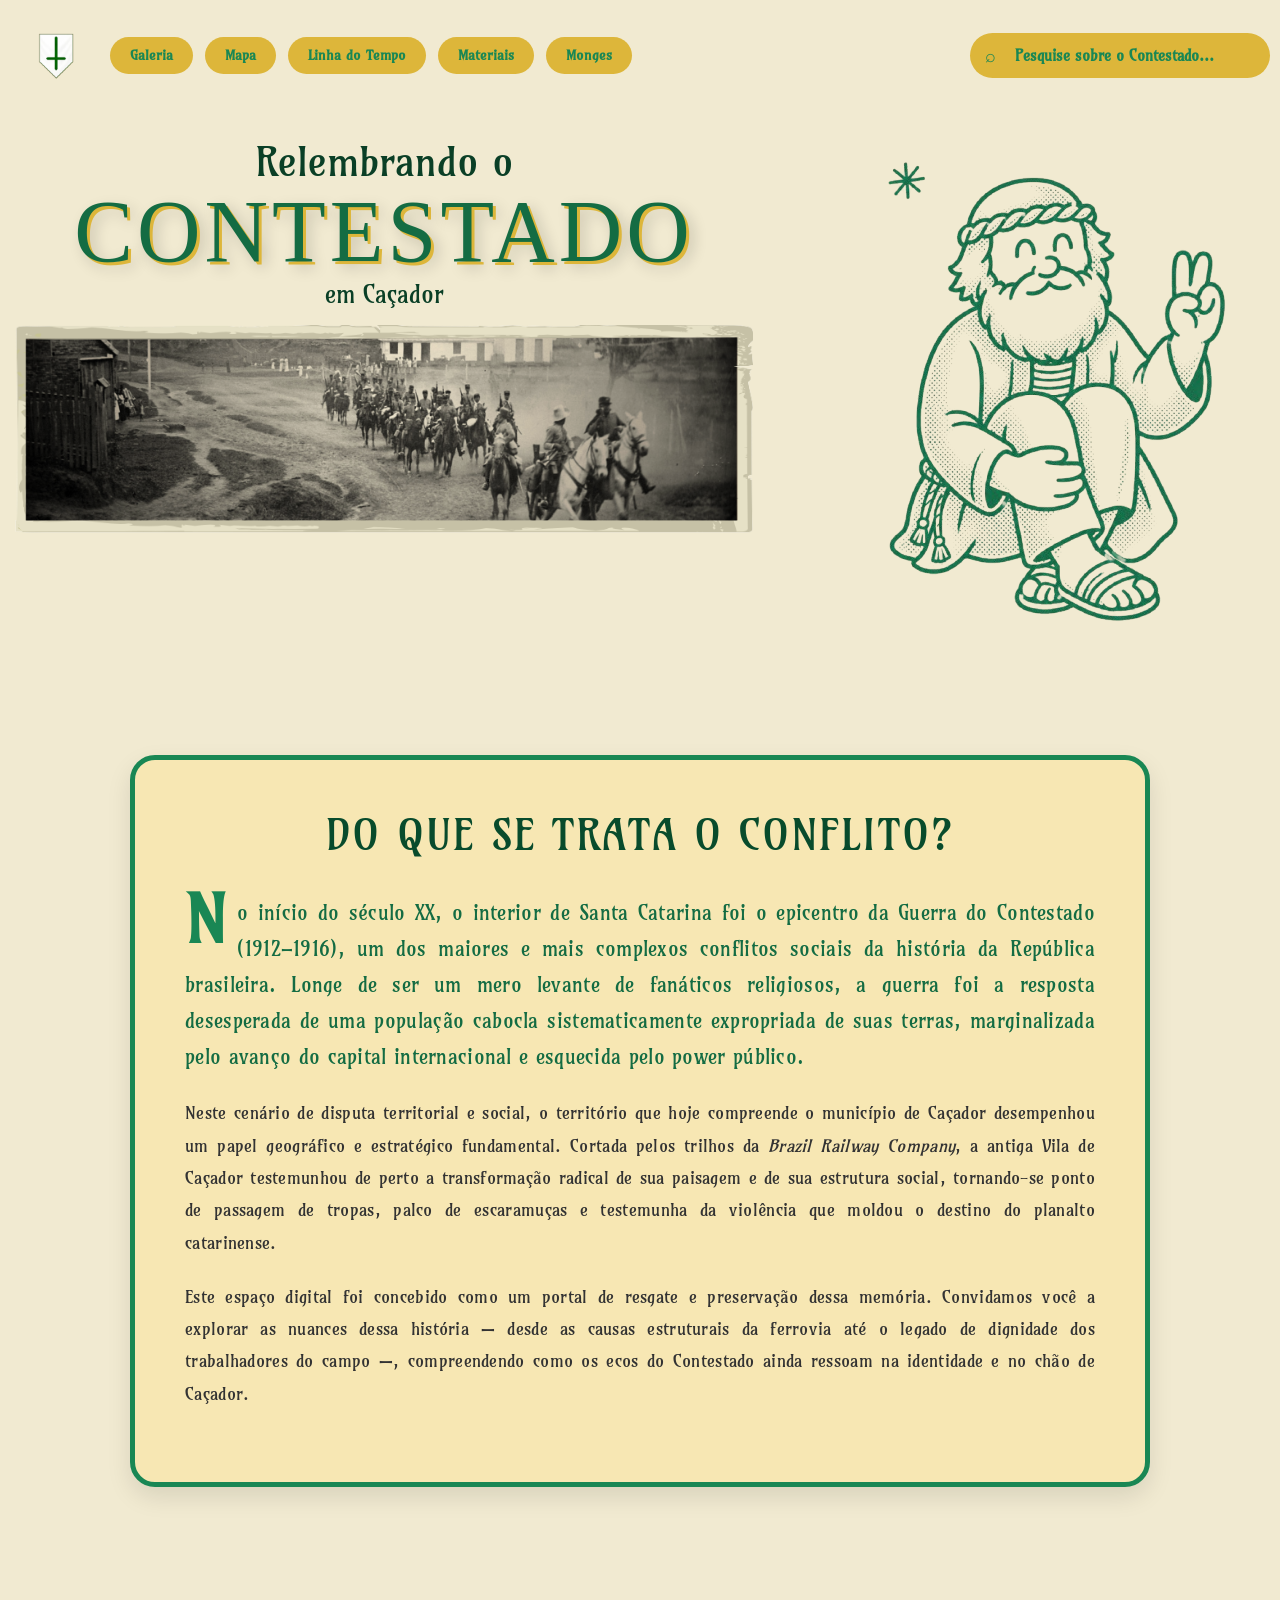
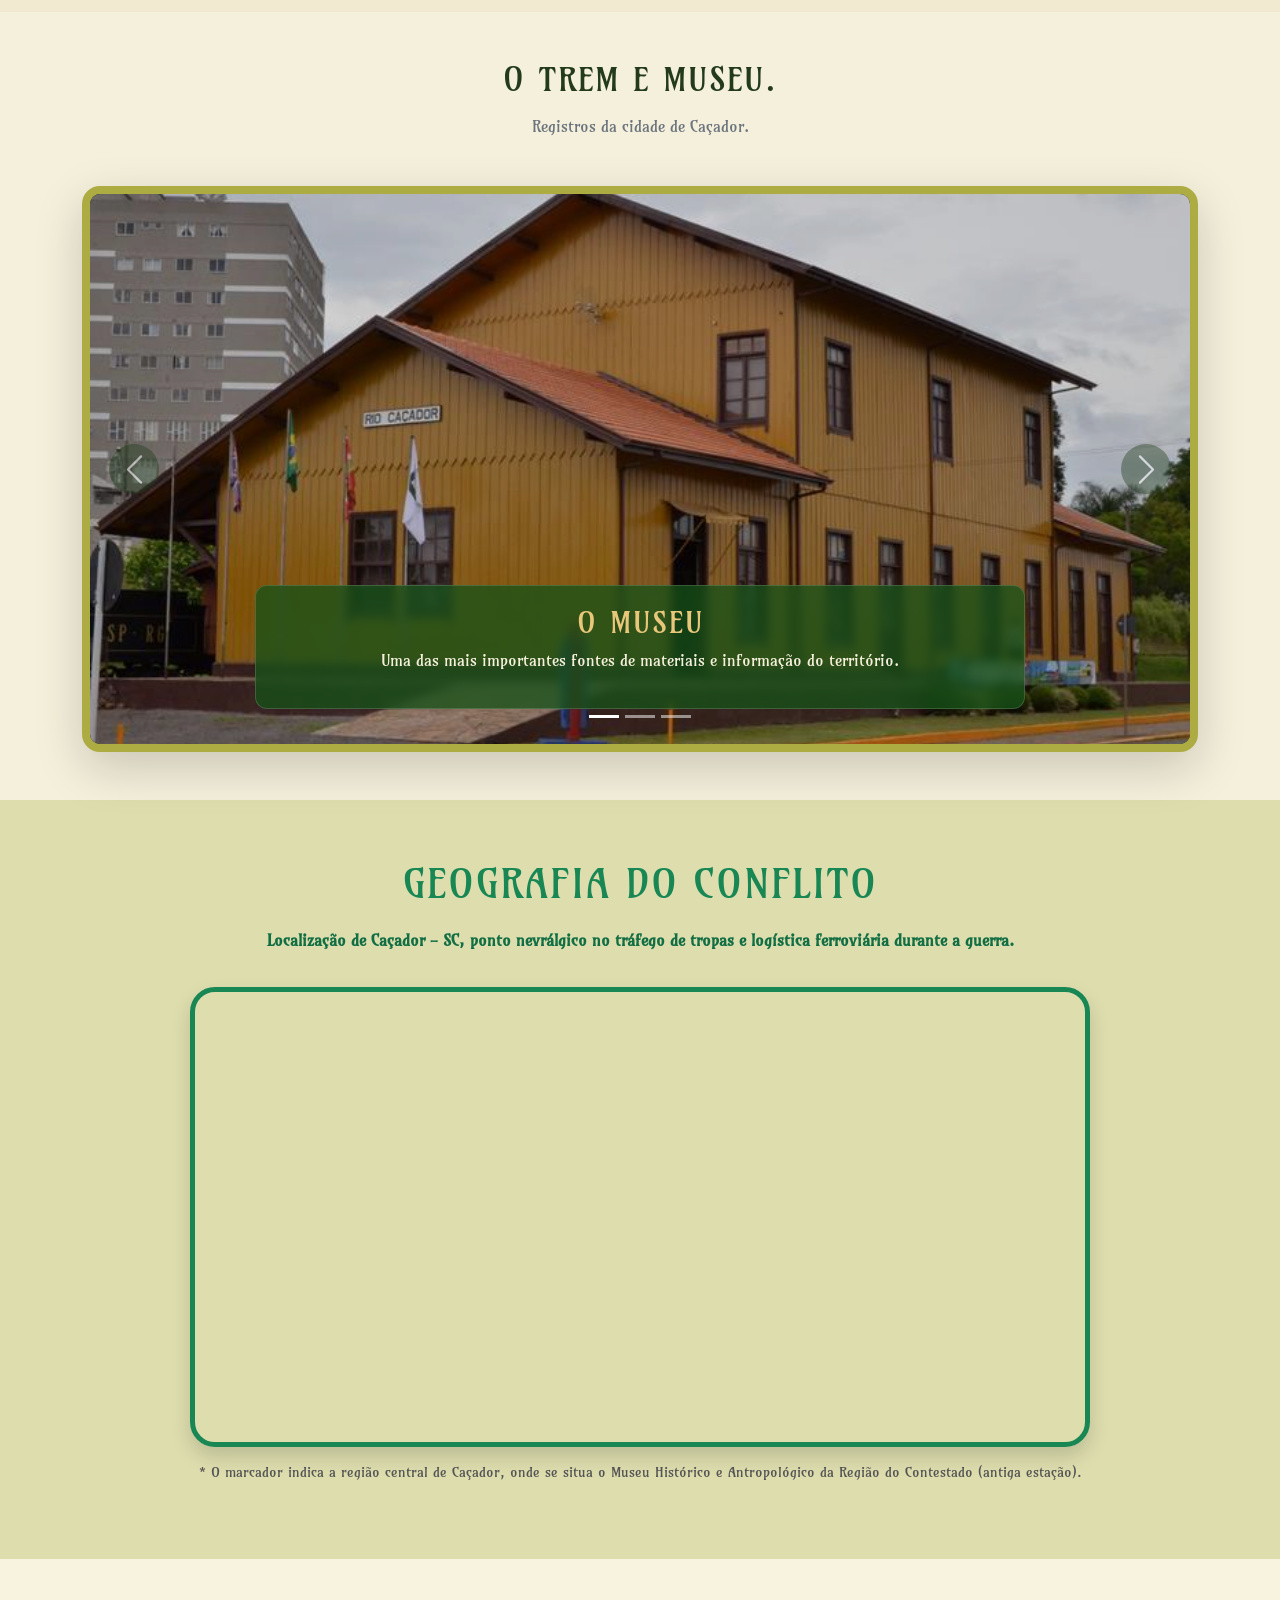
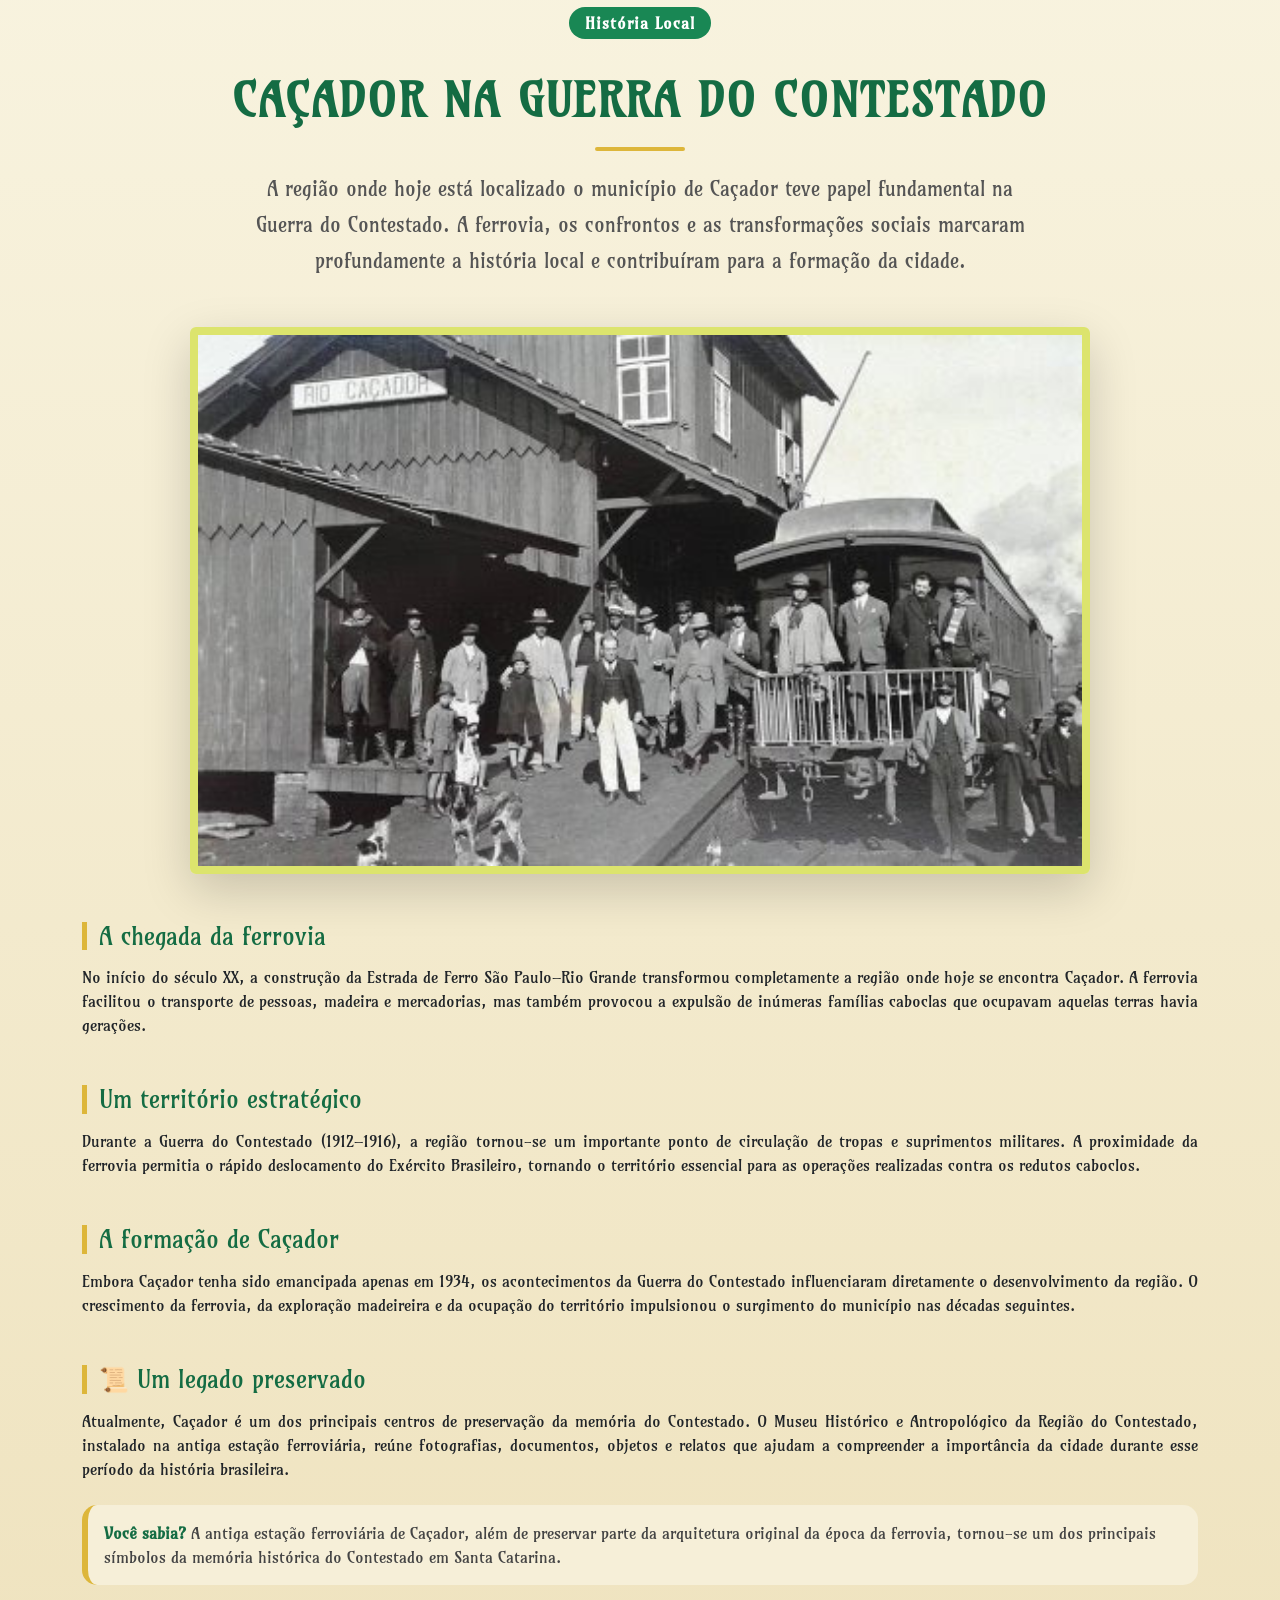
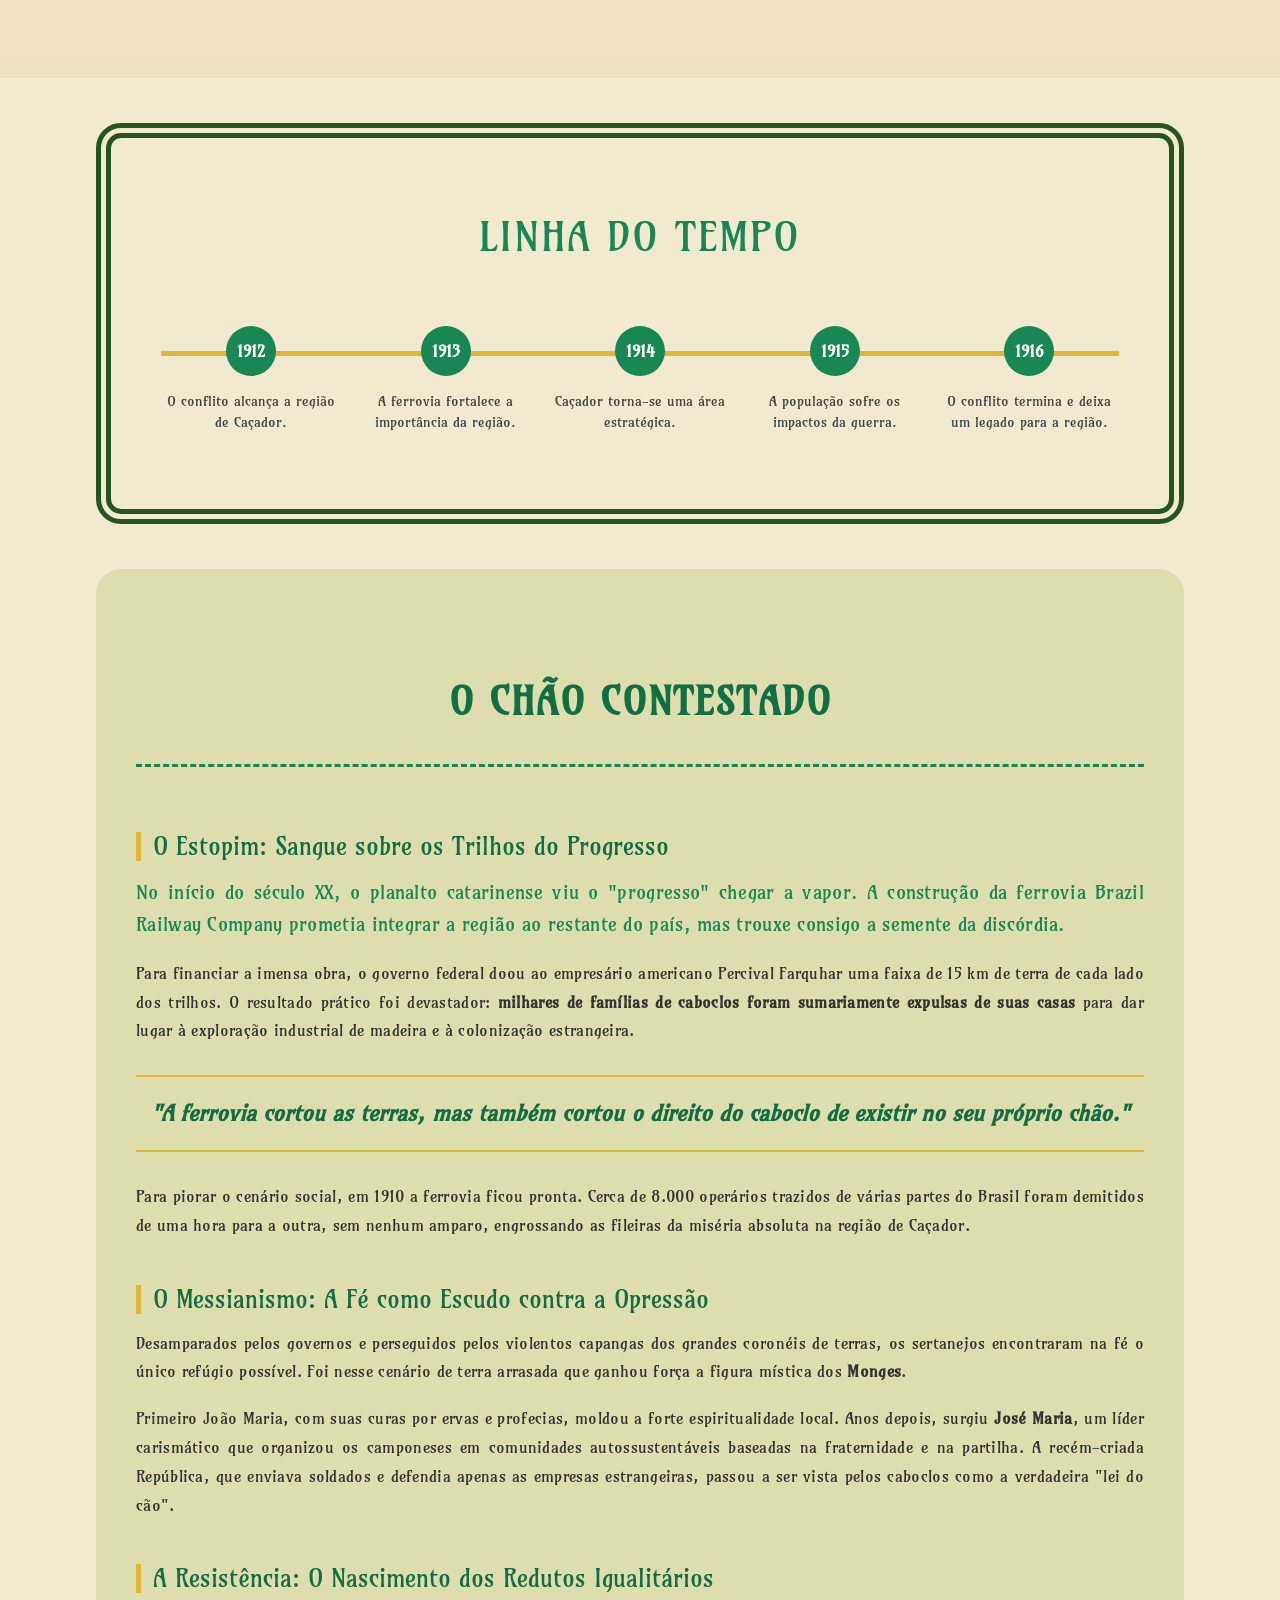
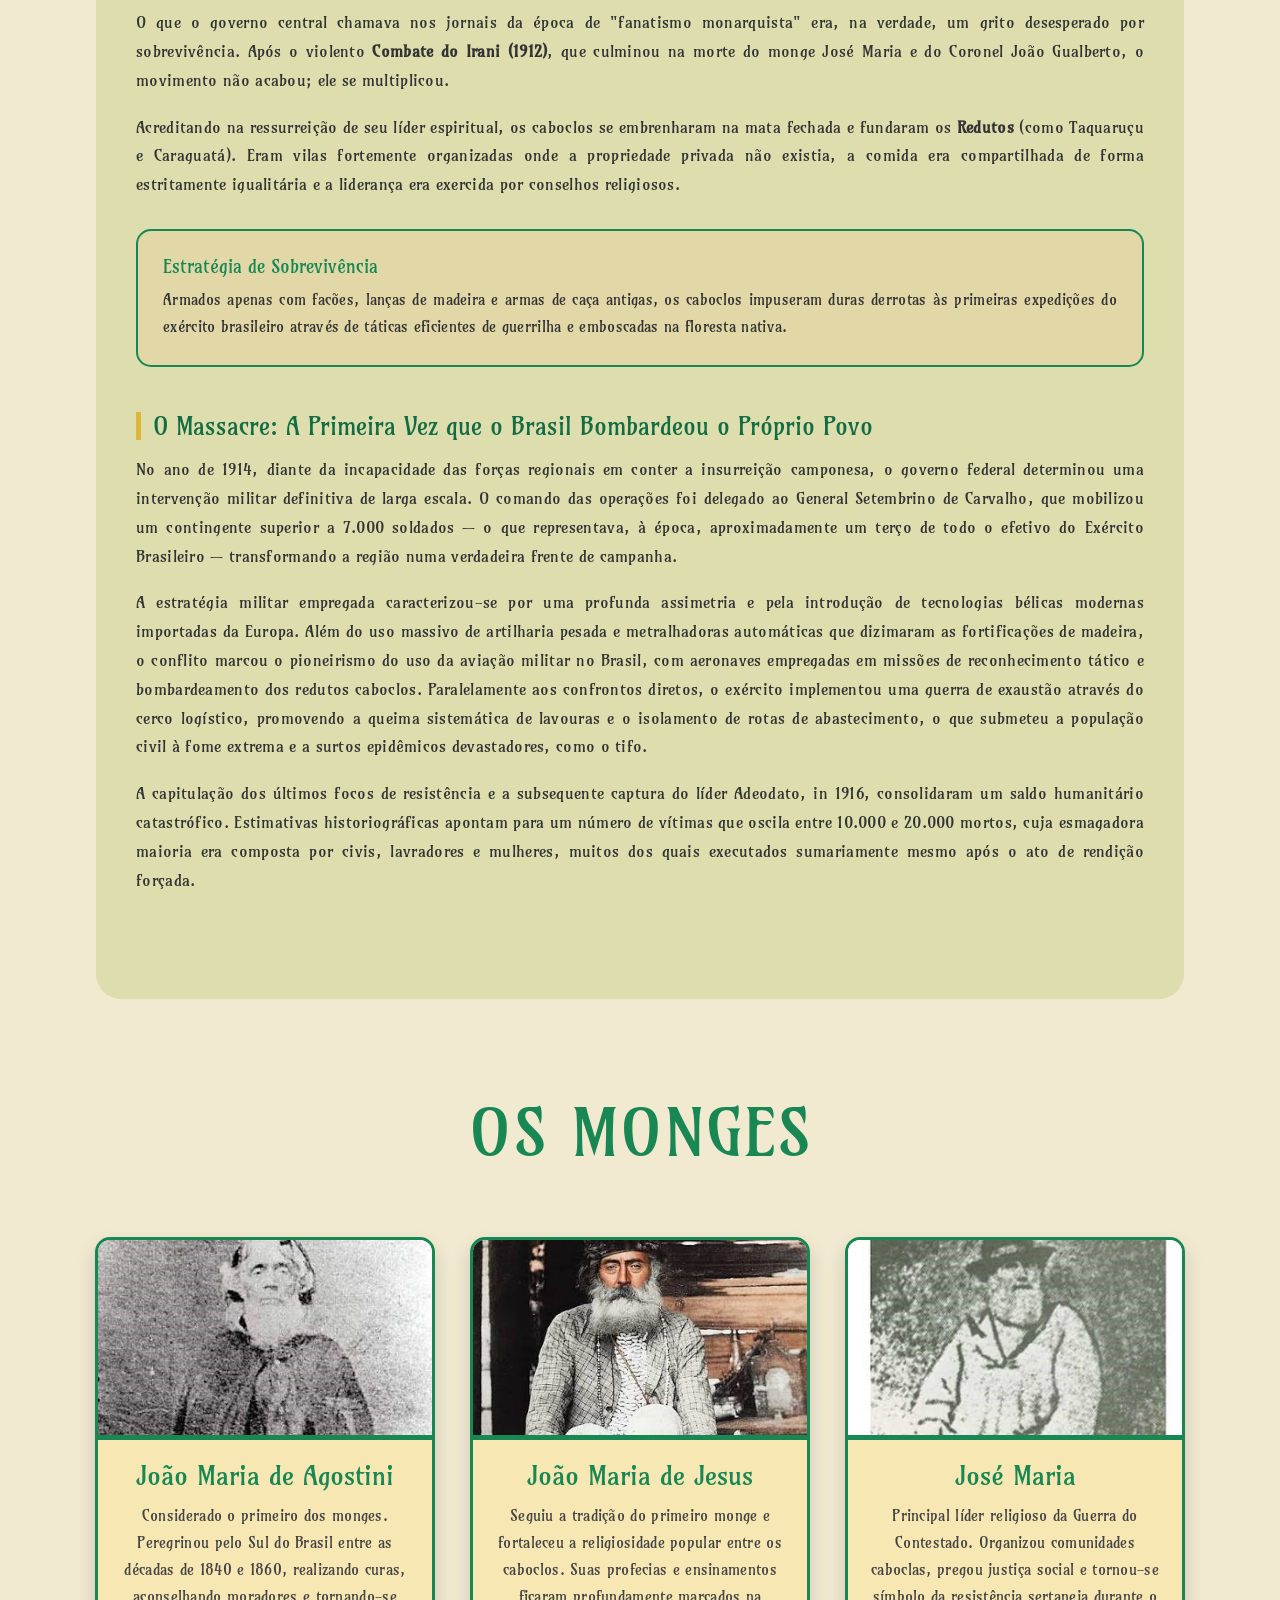
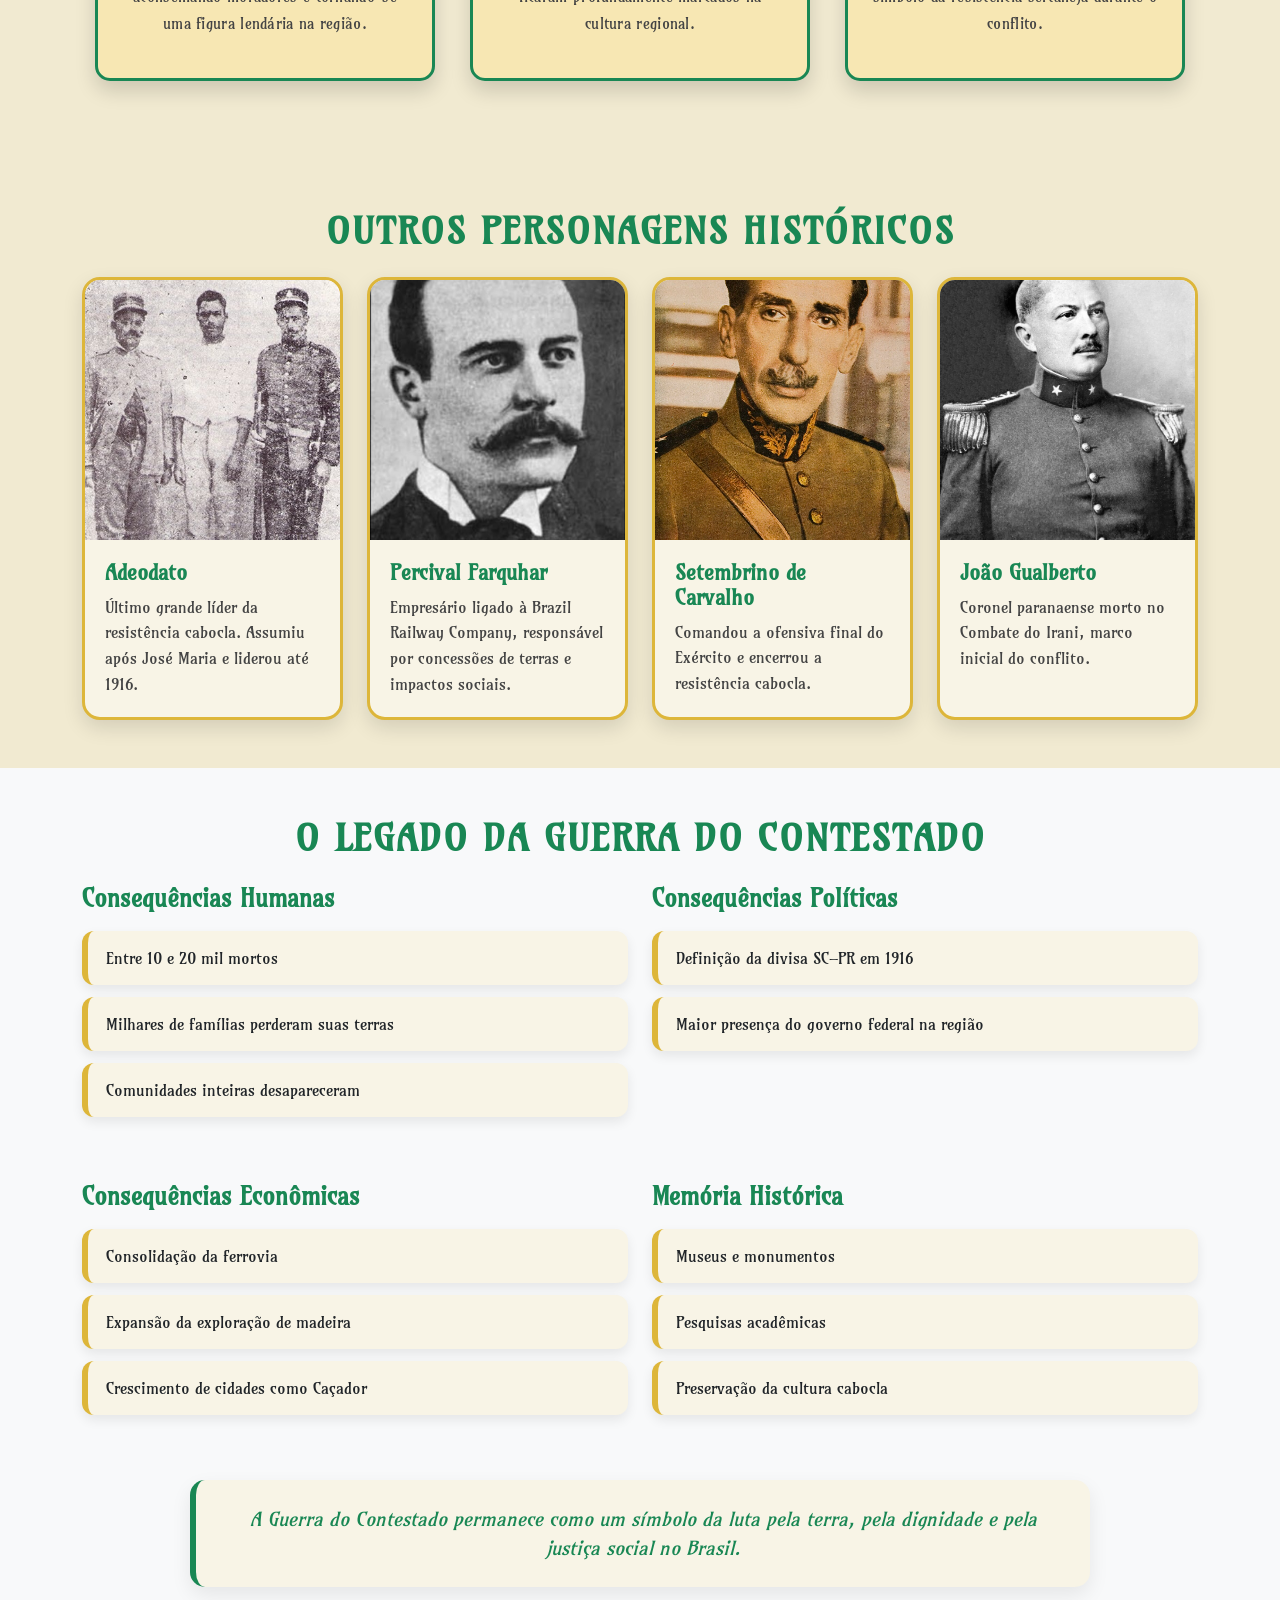
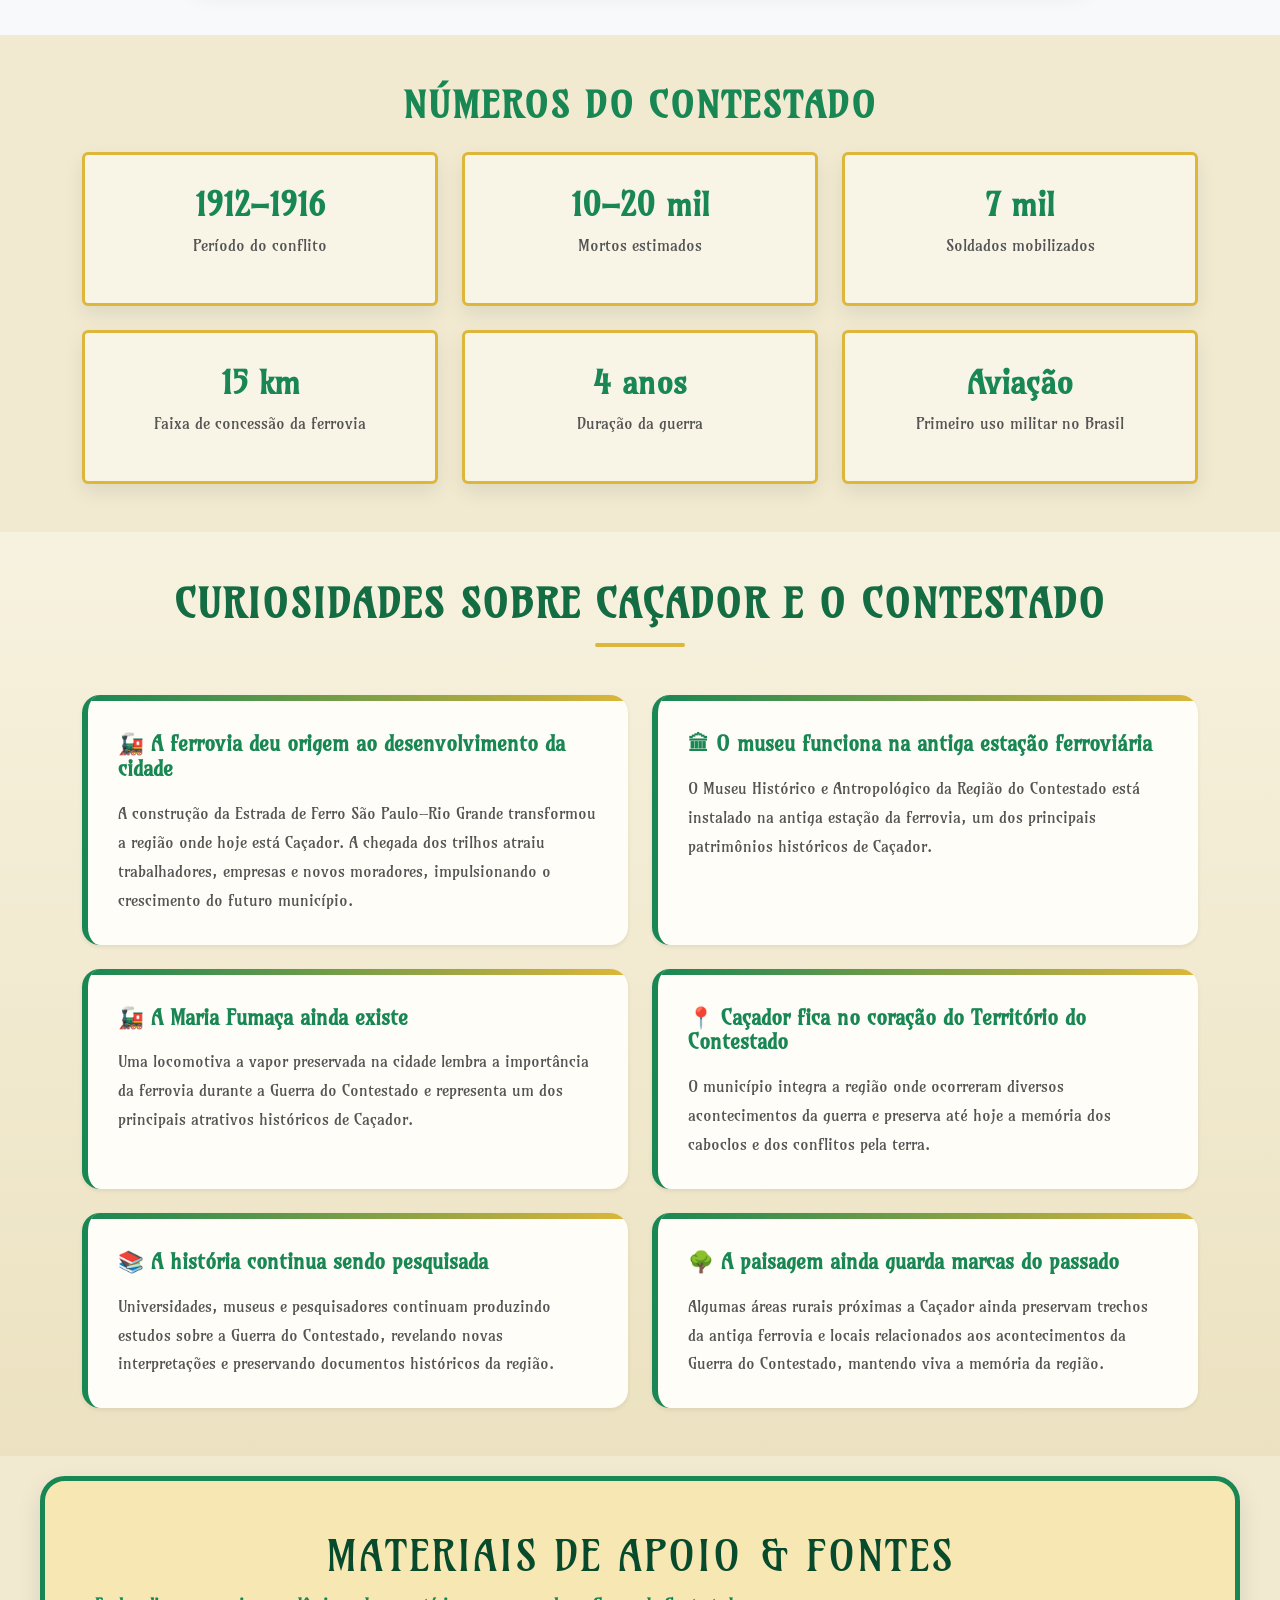
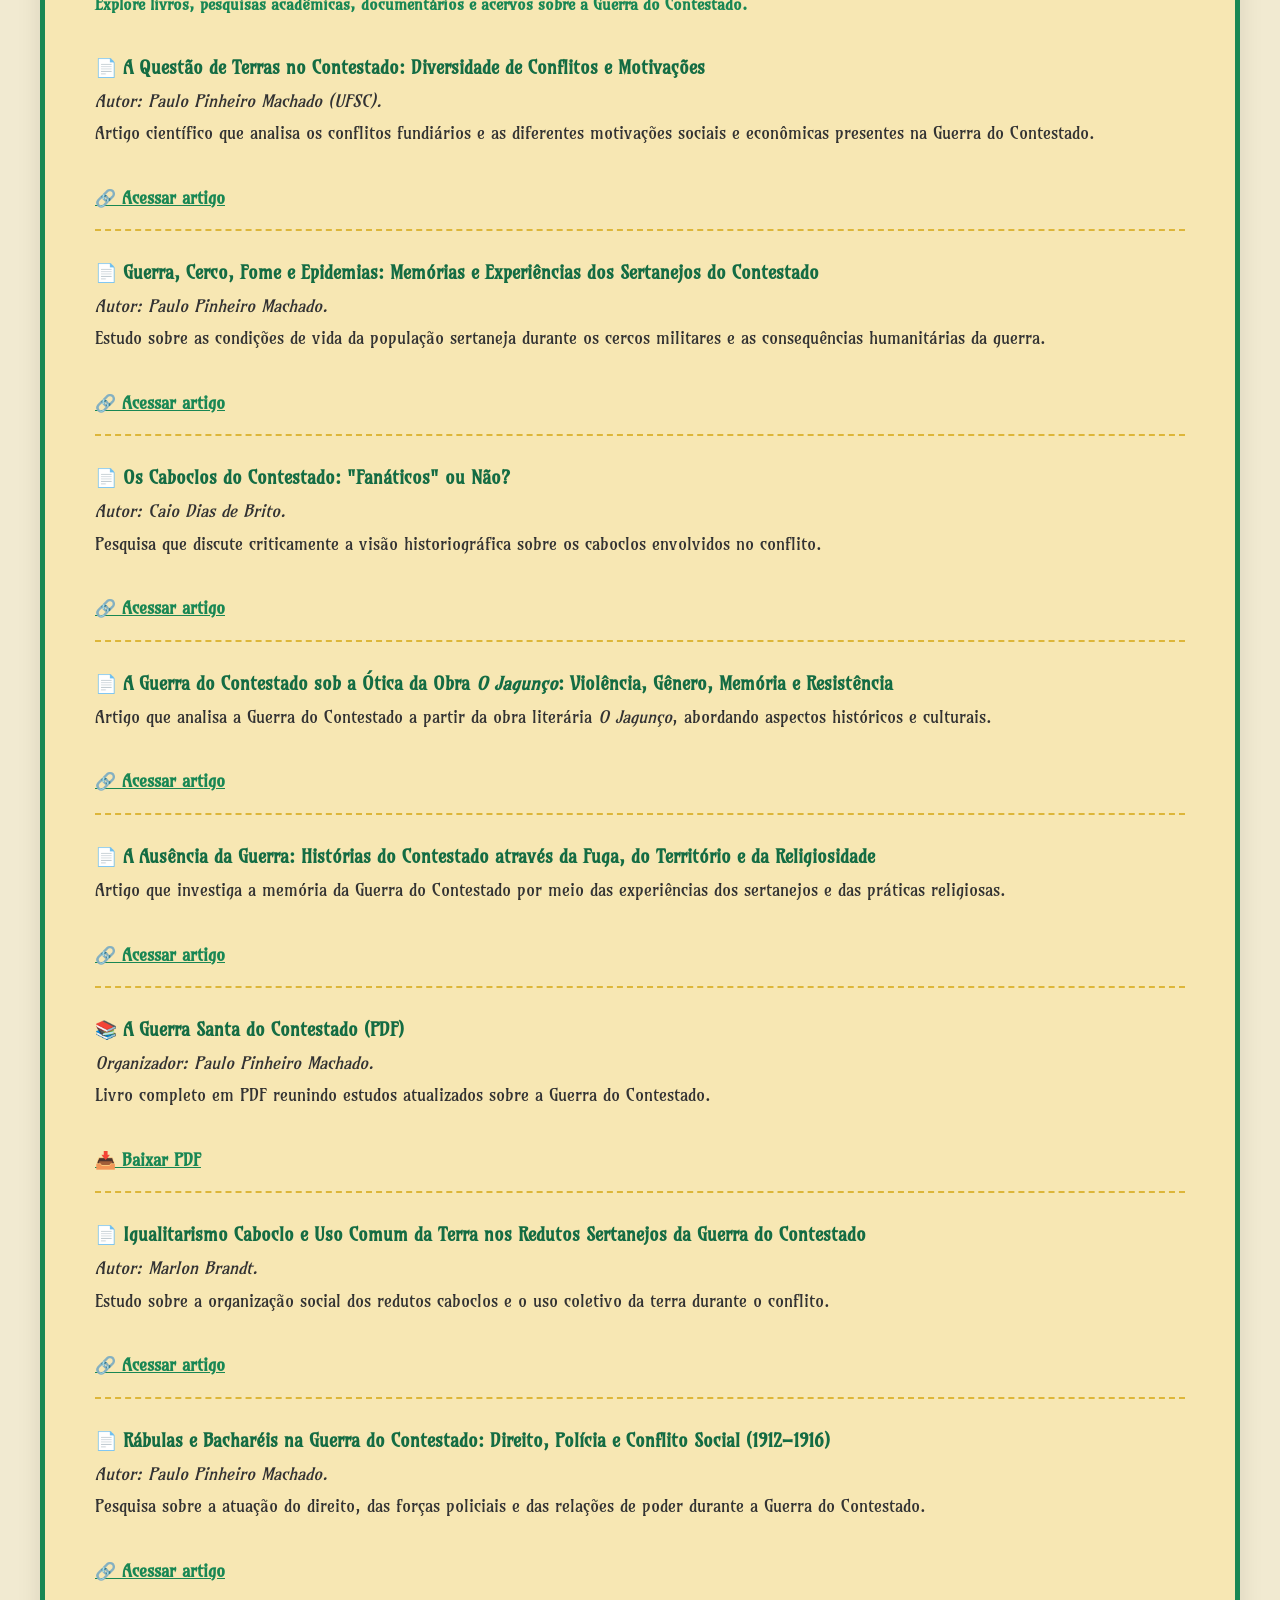
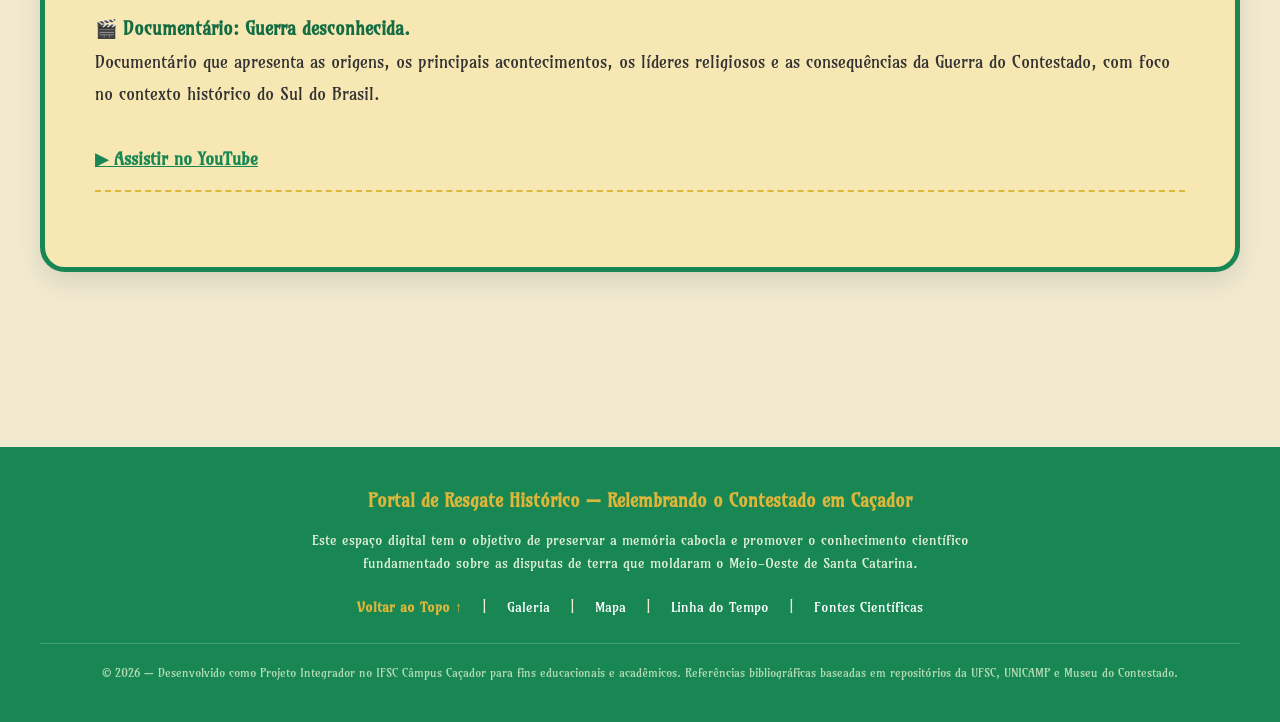
<file: site-de-PI/index.html>
<!DOCTYPE html>
<html lang="pt-BR">

<head>
    <meta charset="UTF-8">
    <meta name="viewport" content="width=device-width, initial-scale=1.0">
    <link href="https://cdn.jsdelivr.net/npm/bootstrap@5.3.8/dist/css/bootstrap.min.css" rel="stylesheet">
    <link rel="icon" href="./img/favicon.ico" type="image/x-icon">
    <title>Relembrando o Contestado em Caçador</title>
    <link rel="stylesheet" href="./css/style.css">
</head>

<body id="topo">

    <header class="navbar">
        <div class="nav-left">
            <div class="logo">

                <a href="#" onclick="location.reload(); return false;">
                    <img src="./img/logo.png" alt="Logo">
                </a>
            </div>
            <nav class="menu">
                <a href="#galeria">Galeria</a>
                <a href="#mapa">Mapa</a>
                <a href="#linha-do-tempo">Linha do Tempo</a>
                <a href="#materiais">Materiais</a>
                <a href="#monges">Monges</a>
            </nav>
        </div>

        <div class="search-container">
            <span class="search-icon">⌕</span>
            <input type="text" class="search-input" placeholder="Pesquise sobre o Contestado...">
        </div>
    </header>

    <section class="hero">
        <div class="texto-imagem">
            <h1>
                Relembrando o
                <span class="titulo-contestado">CONTESTADO</span>
                <span style="display: block; font-weight: normal; font-size: 0.6em;">em Caçador</span>
            </h1>
            <img src="./img/imagem-principal.png" alt="Imagem principal do Contestado">
        </div>
        <div class="monge">
            <img src="./img/mongezinho da pagina principal.png" alt="Monge José Maria">
        </div>
    </section>

    <section id="introducao" class="secao-introducao">
        <div class="introducao-container bloco-conteudo">
            <div class="introducao-header">
                <h2>Do que se trata o conflito?</h2>
            </div>
            <div class="introducao-corpo">
                <p class="introducao-destaque">
                    No início do século XX, o interior de Santa Catarina foi o epicentro da Guerra do Contestado
                    (1912–1916), um dos maiores e mais complexos conflitos sociais da história da República brasileira.
                    Longe de ser um mero levante de fanáticos religiosos, a guerra foi a resposta desesperada de uma
                    população cabocla sistematicamente expropriada de suas terras, marginalizada pelo avanço do capital
                    internacional e esquecida pelo power público.
                </p>
                <p>
                    Neste cenário de disputa territorial e social, o território que hoje compreende o município de
                    Caçador desempenhou um papel geográfico e estratégico fundamental. Cortada pelos trilhos da
                    <em>Brazil Railway Company</em>, a antiga Vila de Caçador testemunhou de perto a transformação
                    radical de sua paisagem e de sua estrutura social, tornando-se ponto de passagem de tropas, palco de
                    escaramuças e testemunha da violência que moldou o destino do planalto catarinense.
                </p>
                <p>
                    Este espaço digital foi concebido como um portal de resgate e preservação dessa memória. Convidamos
                    você a explorar as nuances dessa história — desde as causas estruturais da ferrovia até o legado de
                    dignidade dos trabalhadores do campo —, compreendendo como os ecos do Contestado ainda ressoam na
                    identidade e no chão de Caçador.
                </p>
            </div>
        </div>
    </section>

    <section class="py-5" style="background-color:#f5f0dc;">

        <div class="container">

            <h2 class="text-center mb-3">O trem e museu.</h2>

            <p class="text-center mb-5 text-secondary">
                Registros da cidade de Caçador.
            </p>

            <div id="carouselGaleria" class="carousel slide shadow-lg rounded overflow-hidden" data-bs-ride="carousel">

                <!-- Indicadores -->

                <div class="carousel-indicators">

                    <button type="button" data-bs-target="#carouselGaleria" data-bs-slide-to="0"
                        class="active"></button>

                    <button type="button" data-bs-target="#carouselGaleria" data-bs-slide-to="1"></button>

                    <button type="button" data-bs-target="#carouselGaleria" data-bs-slide-to="2"></button>

                </div>

                <!-- Slides -->

                <div class="carousel-inner">

                    <div class="carousel-item active">

                        <img src="./img/museu.jpg" class="d-block w-100"
                            style="height:550px; object-fit:cover;" alt="Caboclos">

                        <div class="carousel-caption d-none d-md-block bg-dark bg-opacity-50 rounded p-3">

                            <h3>O Museu</h3>

                            <p>
                                Uma das mais importantes fontes de materiais e informação do território.
                            </p>

                        </div>

                    </div>

                    <div class="carousel-item">

                        <img src="./img/trem2.jpeg" class="d-block w-100" style="height:550px; object-fit:cover;"
                            alt="Ferrovia">

                        <div class="carousel-caption d-none d-md-block bg-dark bg-opacity-50 rounded p-3">

                            <h3>A Maria Fumaça</h3>

                            <p>
                                O trem histórico, agora presente como um ponto de visitação.
                            </p>

                        </div>

                    </div>

                    <div class="carousel-item">

                        <img src="./img/trem-1.webp" class="d-block w-100" style="height:550px; object-fit:cover;"
                            alt="Forças Federais">

                        <div class="carousel-caption d-none d-md-block bg-dark bg-opacity-50 rounded p-3">

                            <h3>Visão ampla.</h3>

                            <p>

                            </p>

                        </div>

                    </div>

                </div>

                <!-- Botão anterior -->

                <button class="carousel-control-prev" type="button" data-bs-target="#carouselGaleria"
                    data-bs-slide="prev">

                    <span class="carousel-control-prev-icon"></span>

                </button>


                <button class="carousel-control-next" type="button" data-bs-target="#carouselGaleria"
                    data-bs-slide="next">

                    <span class="carousel-control-next-icon"></span>

                </button>

            </div>

        </div>

    </section>

    <section id="mapa" class="secao-mapa">

    <h2>Geografia do Conflito</h2>

    <p class="descricao-mapa">
        Localização de Caçador - SC, ponto nevrálgico no tráfego de tropas
        e logística ferroviária durante a guerra.
    </p>

    <div class="mapa-container">
        <iframe
            src="https://www.openstreetmap.org/export/embed.html?bbox=-51.0450%2C-26.7900%2C-50.9850%2C-26.7600&amp;layer=mapnik&amp;marker=-26.7753%2C-51.0142"
            width="100%"
            height="450"
            style="border:0;">
        </iframe>
    </div>

    <p class="legenda-mapa">
        * O marcador indica a região central de Caçador, onde se situa o
        Museu Histórico e Antropológico da Região do Contestado (antiga estação).
    </p>

</section>
    <section id="cacador-guerra" class="py-5">

        <div class="container">

            <div class="text-center mb-5">

                <span class="badge bg-success px-3 py-2 mb-3 fs-6">
                    História Local
                </span>

                <h2>Caçador na Guerra do Contestado</h2>

                <p class="lead text-secondary mx-auto" style="max-width:800px;">
                    A região onde hoje está localizado o município de Caçador teve papel fundamental na Guerra do
                    Contestado. A ferrovia, os confrontos e as transformações sociais marcaram profundamente a história
                    local e contribuíram para a formação da cidade.
                </p>

            </div>

            <div class="text-center mb-5">

                <img src="./img/ferrovia.jpg" class="img-fluid rounded shadow-lg" style="max-width:900px;"
                    alt="Região de Caçador durante o Contestado">

            </div>

            <div class="bloco-conteudo mb-5">

                <h3> A chegada da ferrovia</h3>

                <p>
                    No início do século XX, a construção da Estrada de Ferro São Paulo–Rio Grande transformou
                    completamente a região onde hoje se encontra Caçador. A ferrovia facilitou o transporte de pessoas,
                    madeira e mercadorias, mas também provocou a expulsão de inúmeras famílias caboclas que ocupavam
                    aquelas terras havia gerações.
                </p>

            </div>

            <div class="bloco-conteudo mb-5">

                <h3>Um território estratégico</h3>

                <p>
                    Durante a Guerra do Contestado (1912–1916), a região tornou-se um importante ponto de circulação de
                    tropas e suprimentos militares. A proximidade da ferrovia permitia o rápido deslocamento do Exército
                    Brasileiro, tornando o território essencial para as operações realizadas contra os redutos caboclos.
                </p>

            </div>

            <div class="bloco-conteudo mb-5">

                <h3> A formação de Caçador</h3>

                <p>
                    Embora Caçador tenha sido emancipada apenas em 1934, os acontecimentos da Guerra do Contestado
                    influenciaram diretamente o desenvolvimento da região. O crescimento da ferrovia, da exploração
                    madeireira e da ocupação do território impulsionou o surgimento do município nas décadas seguintes.
                </p>

            </div>

            <div class="bloco-conteudo">

                <h3>📜 Um legado preservado</h3>

                <p>
                    Atualmente, Caçador é um dos principais centros de preservação da memória do Contestado. O Museu
                    Histórico e Antropológico da Região do Contestado, instalado na antiga estação ferroviária, reúne
                    fotografias, documentos, objetos e relatos que ajudam a compreender a importância da cidade durante
                    esse período da história brasileira.
                </p>

                <div class="alert alert-success mt-4">
                    <strong>Você sabia?</strong> A antiga estação ferroviária de Caçador, além de preservar parte da
                    arquitetura original da época da ferrovia, tornou-se um dos principais símbolos da memória histórica
                    do Contestado em Santa Catarina.
                </div>

            </div>

        </div>

    </section>
    <section id="linha-do-tempo" class="linha-tempo">
    <h2>Linha do Tempo</h2>

    <div class="timeline">

        <div class="evento" onclick="abrirEvento('1912')">
            <div class="ano">1912</div>
            <p>O conflito alcança a região de Caçador.</p>
        </div>

        <div class="evento" onclick="abrirEvento('1913')">
            <div class="ano">1913</div>
            <p>A ferrovia fortalece a importância da região.</p>
        </div>

        <div class="evento" onclick="abrirEvento('1914')">
            <div class="ano">1914</div>
            <p>Caçador torna-se uma área estratégica.</p>
        </div>

        <div class="evento" onclick="abrirEvento('1915')">
            <div class="ano">1915</div>
            <p>A população sofre os impactos da guerra.</p>
        </div>

        <div class="evento" onclick="abrirEvento('1916')">
            <div class="ano">1916</div>
            <p>O conflito termina e deixa um legado para a região.</p>
        </div>

    </div>
</section>

    <div id="modalTimeline" class="modal">
        <div class="modal-conteudo">
            <span class="fechar">&times;</span>
            <h2 id="tituloEvento"></h2>
            <p id="textoEvento"></p>
        </div>
    </div>

    <script>
        const modal = document.getElementById("modalTimeline");
        const titulo = document.getElementById("tituloEvento");
        const texto = document.getElementById("textoEvento");
        const fechar = document.querySelector(".fechar");

        function abrirEvento(ano) {

            const modal = document.getElementById("modalTimeline");
            const titulo = document.getElementById("tituloEvento");
            const texto = document.getElementById("textoEvento");

            switch (ano) {

                case "1912":

                    titulo.innerHTML = "1912 — O conflito alcança a região de Caçador";

                    texto.innerHTML = "Em 1912 teve início a Guerra do Contestado. A região onde hoje está localizado o município de Caçador passou a integrar a área dos conflitos devido à proximidade da Estrada de Ferro São Paulo–Rio Grande. A disputa pelas terras e o descontentamento das populações caboclas transformaram o território em uma área de grande importância para o desenvolvimento da guerra.";

                    break;

                case "1913":

                    titulo.innerHTML = "1913 — A ferrovia fortalece a importância da região";

                    texto.innerHTML = "Durante 1913, a ferrovia tornou-se indispensável para o transporte de tropas, equipamentos e suprimentos do Exército Brasileiro. Ao mesmo tempo, a expansão das empresas ferroviárias e madeireiras intensificou os conflitos fundiários, afetando diretamente as comunidades que viviam na região onde hoje se encontra Caçador.";

                    break;

                case "1914":

                    titulo.innerHTML = "1914 — Caçador torna-se uma área estratégica";

                    texto.innerHTML = "Em 1914, a região passou a desempenhar um papel estratégico nas operações militares. A proximidade da ferrovia facilitava o deslocamento das tropas federais e o abastecimento das campanhas contra os redutos caboclos, consolidando a importância do território para o governo.";

                    break;

                case "1915":

                    titulo.innerHTML = "1915 — Os impactos da guerra na população";

                    texto.innerHTML = "Mesmo distante dos maiores campos de batalha, a população da região sofreu as consequências do conflito. Muitas famílias perderam suas terras, precisaram abandonar suas casas ou enfrentaram dificuldades econômicas provocadas pela guerra e pela expansão das empresas que atuavam no Contestado.";

                    break;

                case "1916":

                    titulo.innerHTML = "1916 — O legado para Caçador";

                    texto.innerHTML = "Com o fim da Guerra do Contestado, iniciou-se um período de reorganização da região. Nas décadas seguintes, o desenvolvimento impulsionado pela ferrovia contribuiu para a formação do município de Caçador, emancipado em 1934. Atualmente, a cidade preserva essa memória por meio do Museu Histórico e Antropológico da Região do Contestado e de seu patrimônio ferroviário.";

                    break;
            }

            modal.style.display = "flex";
        }

        fechar.onclick = function () { modal.style.display = "none"; }
        window.onclick = function (event) { if (event.target == modal) { modal.style.display = "none"; } }
    </script>

    <section id="reportagem" class="secao-reportagem">
        <header class="reportagem-header">
            <h2> O CHÃO CONTESTADO</h2>
        </header>

        <div class="reportagem-corpo">
            <article class="bloco-conteudo">
                <h3>O Estopim: Sangue sobre os Trilhos do Progresso</h3>
                <p class="destaque-texto">
                    No início do século XX, o planalto catarinense viu o "progresso" chegar a vapor. A construção da
                    ferrovia Brazil Railway Company prometia integrar a região ao restante do país, mas trouxe consigo a
                    semente da discórdia.
                </p>
                <p>
                    Para financiar a imensa obra, o governo federal doou ao empresário americano Percival Farquhar uma
                    faixa de 15 km de terra de cada lado dos trilhos. O resultado prático foi devastador:
                    <strong>milhares de famílias de caboclos foram sumariamente expulsas de suas casas</strong> para dar
                    lugar à exploração industrial de madeira e à colonização estrangeira.
                </p>
                <blockquote class="olho-reportagem">
                    "A ferrovia cortou as terras, mas também cortou o direito do caboclo de existir no seu próprio
                    chão."
                </blockquote>
                <p>
                    Para piorar o cenário social, em 1910 a ferrovia ficou pronta. Cerca de 8.000 operários trazidos de
                    várias partes do Brasil foram demitidos de uma hora para a outra, sem nenhum amparo, engrossando as
                    fileiras da miséria absoluta na região de Caçador.
                </p>
            </article>

            <article class="bloco-conteudo">
                <h3>O Messianismo: A Fé como Escudo contra a Opressão</h3>
                <p>
                    Desamparados pelos governos e perseguidos pelos violentos capangas dos grandes coronéis de terras,
                    os sertanejos encontraram na fé o único refúgio possível. Foi nesse cenário de terra arrasada que
                    ganhou força a figura mística dos <strong>Monges</strong>.
                </p>
                <p>
                    Primeiro João Maria, com suas curas por ervas e profecias, moldou a forte espiritualidade local.
                    Anos depois, surgiu <strong>José Maria</strong>, um líder carismático que organizou os camponeses em
                    comunidades autossustentáveis baseadas na fraternidade e na partilha. A recém-criada República, que
                    enviava soldados e defendia apenas as empresas estrangeiras, passou a ser vista pelos caboclos como
                    a verdadeira "lei do cão".
                </p>
            </article>

            <article class="bloco-conteudo">
                <h3>A Resistência: O Nascimento dos Redutos Igualitários</h3>
                <p>
                    O que o governo central chamava nos jornais da época de "fanatismo monarquista" era, na verdade, um
                    grito desesperado por sobrevivência. Após o violento <strong>Combate do Irani (1912)</strong>, que
                    culminou na morte do monge José Maria e do Coronel João Gualberto, o movimento não acabou; ele se
                    multiplicou.
                </p>
                <p>
                    Acreditando na ressurreição de seu líder espiritual, os caboclos se embrenharam na mata fechada e
                    fundaram os <strong>Redutos</strong> (como Taquaruçu e Caraguatá). Eram vilas fortemente organizadas
                    onde a propriedade privada não existia, a comida era compartilhada de forma estritamente igualitária
                    e a liderança era exercida por conselhos religiosos.
                </p>
                <div class="box-destaque-interno">
                    <h4>Estratégia de Sobrevivência</h4>
                    <p>Armados apenas com facões, lanças de madeira e armas de caça antigas, os caboclos impuseram duras
                        derrotas às primeiras expedições do exército brasileiro através de táticas eficientes de
                        guerrilha e emboscadas na floresta nativa.</p>
                </div>
            </article>

            <article class="bloco-conteudo">
                <h3>O Massacre: A Primeira Vez que o Brasil Bombardeou o Próprio Povo</h3>
                <p>
                    No ano de 1914, diante da incapacidade das forças regionais em conter a insurreição camponesa, o
                    governo federal determinou uma intervenção militar definitiva de larga escala. O comando das
                    operações foi delegado ao General Setembrino de Carvalho, que mobilizou um contingente superior a
                    7.000 soldados — o que representava, à época, aproximadamente um terço de todo o efetivo do Exército
                    Brasileiro — transformando a região numa verdadeira frente de campanha.
                </p>
                <p>
                    A estratégia militar empregada caracterizou-se por uma profunda assimetria e pela introdução de
                    tecnologias bélicas modernas importadas da Europa. Além do uso massivo de artilharia pesada e
                    metralhadoras automáticas que dizimaram as fortificações de madeira, o conflito marcou o pioneirismo
                    do uso da aviação militar no Brasil, com aeronaves empregadas em missões de reconhecimento tático e
                    bombardeamento dos redutos caboclos. Paralelamente aos confrontos diretos, o exército implementou
                    uma guerra de exaustão através do cerco logístico, promovendo a queima sistemática de lavouras e o
                    isolamento de rotas de abastecimento, o que submeteu a população civil à fome extrema e a surtos
                    epidêmicos devastadores, como o tifo.
                </p>
                <p>
                    A capitulação dos últimos focos de resistência e a subsequente captura do líder Adeodato, in 1916,
                    consolidaram um saldo humanitário catastrófico. Estimativas historiográficas apontam para um número
                    de vítimas que oscila entre 10.000 e 20.000 mortos, cuja esmagadora maioria era composta por civis,
                    lavradores e mulheres, muitos dos quais executados sumariamente mesmo após o ato de rendição
                    forçada.
                </p>
            </article>
        </div>
    </section>


    <section id="monges">
        <h2> Os Monges </h2>
        <div class="cards-monges">
            <div class="card-monge">
                <img src="./img/agostini.jpg" alt="João Maria de Agostini">
                <h3>João Maria de Agostini</h3>
                <p>Considerado o primeiro dos monges. Peregrinou pelo Sul do Brasil entre as décadas de 1840 e 1860,
                    realizando curas, aconselhando moradores e tornando-se uma figura lendária na região.</p>
            </div>

            <div class="card-monge">
                <img src="./img/dejesus.jpg" alt="João Maria de Jesus">
                <h3>João Maria de Jesus</h3>
                <p>Seguiu a tradição do primeiro monge e fortaleceu a religiosidade popular entre os caboclos. Suas
                    profecias e ensinamentos ficaram profundamente marcados na cultura regional.</p>
            </div>

            <div class="card-monge">
                <img src="./img/josemaria.jpg" alt="José Maria">
                <h3>José Maria</h3>
                <p>Principal líder religioso da Guerra do Contestado. Organizou comunidades caboclas, pregou justiça
                    social e tornou-se símbolo da resistência sertaneja durante o conflito.</p>
            </div>
        </div>
    </section>
    <section id="personagens" class="py-5">
        <div class="container">

            <h2 class="text-center mb-4"> Outros Personagens Históricos</h2>

            <div class="row g-4">

                <!-- Adeodato -->
                <div class="col-md-3">
                    <div class="card h-100">
                        <img src="img/adeodato.jpg" class="card-img-top" alt="Adeodato">
                        <div class="card-body">
                            <h5 class="card-title">Adeodato</h5>
                            <p class="card-text">Último grande líder da resistência cabocla. Assumiu após José Maria e
                                liderou até 1916.</p>
                        </div>
                    </div>
                </div>

                <!-- Percival Farquhar -->
                <div class="col-md-3">
                    <div class="card h-100">
                        <img src="img/percival.jpg" class="card-img-top" alt="Percival Farquhar">
                        <div class="card-body">
                            <h5 class="card-title">Percival Farquhar</h5>
                            <p class="card-text">Empresário ligado à Brazil Railway Company, responsável por concessões
                                de terras e impactos sociais.</p>
                        </div>
                    </div>
                </div>

                <!-- Setembrino -->
                <div class="col-md-3">
                    <div class="card h-100">
                        <img src="img/General_Setembrino_de_Carvalho.jpg" class="card-img-top"
                            alt="General Setembrino de Carvalho">
                        <div class="card-body">
                            <h5 class="card-title">Setembrino de Carvalho</h5>
                            <p class="card-text">Comandou a ofensiva final do Exército e encerrou a resistência cabocla.
                            </p>
                        </div>
                    </div>
                </div>

                <!-- João Gualberto -->
                <div class="col-md-3">
                    <div class="card h-100">
                        <img src="img/joao_gualberto.jpg" class="card-img-top" alt="João Gualberto">
                        <div class="card-body">
                            <h5 class="card-title">João Gualberto</h5>
                            <p class="card-text">Coronel paranaense morto no Combate do Irani, marco inicial do
                                conflito.</p>
                        </div>
                    </div>
                </div>

            </div>
        </div>
    </section>

    <section id="legado" class="py-5 bg-light">
        <div class="container">

            <h2 class="text-center mb-4">O Legado da Guerra do Contestado</h2>

            <div class="row g-4">

                <div class="col-md-6">
                    <h4>Consequências Humanas</h4>
                    <ul>
                        <li>Entre 10 e 20 mil mortos</li>
                        <li>Milhares de famílias perderam suas terras</li>
                        <li>Comunidades inteiras desapareceram</li>
                    </ul>
                </div>

                <div class="col-md-6">
                    <h4>Consequências Políticas</h4>
                    <ul>
                        <li>Definição da divisa SC–PR em 1916</li>
                        <li>Maior presença do governo federal na região</li>
                    </ul>
                </div>

                <div class="col-md-6">
                    <h4>Consequências Econômicas</h4>
                    <ul>
                        <li>Consolidação da ferrovia</li>
                        <li>Expansão da exploração de madeira</li>
                        <li>Crescimento de cidades como Caçador</li>
                    </ul>
                </div>

                <div class="col-md-6">
                    <h4>Memória Histórica</h4>
                    <ul>
                        <li>Museus e monumentos</li>
                        <li>Pesquisas acadêmicas</li>
                        <li>Preservação da cultura cabocla</li>
                    </ul>
                </div>

            </div>

            <div class="text-center mt-4">
                <blockquote class="blockquote">
                    <p>A Guerra do Contestado permanece como um símbolo da luta pela terra, pela dignidade e pela
                        justiça social no Brasil.</p>
                </blockquote>
            </div>

        </div>
    </section>





    <section id="dados" class="py-5">
        <div class="container">

            <h2 class="text-center mb-4">Números do Contestado</h2>

            <div class="row g-4 text-center">

                <div class="col-md-4">
                    <div class="p-3 border rounded">
                        <h3>1912–1916</h3>
                        <p>Período do conflito</p>
                    </div>
                </div>

                <div class="col-md-4">
                    <div class="p-3 border rounded">
                        <h3>10–20 mil</h3>
                        <p>Mortos estimados</p>
                    </div>
                </div>

                <div class="col-md-4">
                    <div class="p-3 border rounded">
                        <h3>7 mil</h3>
                        <p>Soldados mobilizados</p>
                    </div>
                </div>

                <div class="col-md-4">
                    <div class="p-3 border rounded">
                        <h3>15 km</h3>
                        <p>Faixa de concessão da ferrovia</p>
                    </div>
                </div>

                <div class="col-md-4">
                    <div class="p-3 border rounded">
                        <h3>4 anos</h3>
                        <p>Duração da guerra</p>
                    </div>
                </div>

                <div class="col-md-4">
                    <div class="p-3 border rounded">
                        <h3>Aviação</h3>
                        <p>Primeiro uso militar no Brasil</p>
                    </div>
                </div>

            </div>

        </div>
    </section>


    <section id="curiosidades" class="py-5" style="background-color:#f8f3df;">
        <div class="container">

            <h2 class="text-center mb-5">Curiosidades sobre Caçador e o Contestado</h2>

            <div class="row g-4">

                <div class="col-md-6">
                    <div class="card h-100 shadow-sm border-success">
                        <div class="card-body">
                            <h4 class="text-success">🚂 A ferrovia deu origem ao desenvolvimento da cidade</h4>
                            <p>
                                A construção da Estrada de Ferro São Paulo–Rio Grande transformou a região onde hoje
                                está
                                Caçador. A chegada dos trilhos atraiu trabalhadores, empresas e novos moradores,
                                impulsionando o crescimento do futuro município.
                            </p>
                        </div>
                    </div>
                </div>

                <div class="col-md-6">
                    <div class="card h-100 shadow-sm border-success">
                        <div class="card-body">
                            <h4 class="text-success">🏛 O museu funciona na antiga estação ferroviária</h4>
                            <p>
                                O Museu Histórico e Antropológico da Região do Contestado está instalado na antiga
                                estação
                                da ferrovia, um dos principais patrimônios históricos de Caçador.
                            </p>
                        </div>
                    </div>
                </div>

                <div class="col-md-6">
                    <div class="card h-100 shadow-sm border-success">
                        <div class="card-body">
                            <h4 class="text-success">🚂 A Maria Fumaça ainda existe</h4>
                            <p>
                                Uma locomotiva a vapor preservada na cidade lembra a importância da ferrovia durante a
                                Guerra do Contestado e representa um dos principais atrativos históricos de Caçador.
                            </p>
                        </div>
                    </div>
                </div>

                <div class="col-md-6">
                    <div class="card h-100 shadow-sm border-success">
                        <div class="card-body">
                            <h4 class="text-success">📍 Caçador fica no coração do Território do Contestado</h4>
                            <p>
                                O município integra a região onde ocorreram diversos acontecimentos da guerra e preserva
                                até hoje a memória dos caboclos e dos conflitos pela terra.
                            </p>
                        </div>
                    </div>
                </div>

                <div class="col-md-6">
                    <div class="card h-100 shadow-sm border-success">
                        <div class="card-body">
                            <h4 class="text-success">📚 A história continua sendo pesquisada</h4>
                            <p>
                                Universidades, museus e pesquisadores continuam produzindo estudos sobre a Guerra do
                                Contestado, revelando novas interpretações e preservando documentos históricos da
                                região.
                            </p>
                        </div>
                    </div>
                </div>

                <div class="col-md-6">
                    <div class="card h-100 shadow-sm border-success">
                        <div class="card-body">
                            <h4 class="text-success">🌳 A paisagem ainda guarda marcas do passado</h4>
                            <p>
                                Algumas áreas rurais próximas a Caçador ainda preservam trechos da antiga ferrovia e
                                locais
                                relacionados aos acontecimentos da Guerra do Contestado, mantendo viva a memória da
                                região.
                            </p>
                        </div>
                    </div>
                </div>

            </div>

        </div>
    </section>




    <section id="materiais" class="secao-introducao"
        style="max-width: 100%; background-color: #f1ead1; padding-top: 20px;">

        <div class="introducao-container bloco-conteudo">

            <div class="introducao-header">
                <h2>Materiais de Apoio & Fontes</h2>
                <p style="color:#198754; font-weight:bold; margin-top:10px;">
                    Explore livros, pesquisas acadêmicas, documentários e acervos sobre a Guerra do Contestado.
                </p>
            </div>

            <div class="introducao-corpo" style="font-family: Arial, sans-serif;">

                <ul style="list-style:none; padding:0;">

                    <ul style="list-style:none; padding:0;">

                        <li style="margin-bottom:25px; border-bottom:2px dashed #DDB63A; padding-bottom:15px;">
                            <strong style="color:#146c43; font-size:18px;">
                                📄 A Questão de Terras no Contestado: Diversidade de Conflitos e Motivações
                            </strong><br>

                            <em>Autor: Paulo Pinheiro Machado (UFSC).</em><br>

                            Artigo científico que analisa os conflitos fundiários e as diferentes motivações sociais e
                            econômicas presentes na Guerra do Contestado.

                            <br><br>

                            <a href="https://www.periodicos.unc.br/index.php/drd/article/view/5013" target="_blank"
                                style="color:#198754; font-weight:bold;">
                                🔗 Acessar artigo
                            </a>
                        </li>

                        <li style="margin-bottom:25px; border-bottom:2px dashed #DDB63A; padding-bottom:15px;">
                            <strong style="color:#146c43; font-size:18px;">
                                📄 Guerra, Cerco, Fome e Epidemias: Memórias e Experiências dos Sertanejos do Contestado
                            </strong><br>

                            <em>Autor: Paulo Pinheiro Machado.</em><br>

                            Estudo sobre as condições de vida da população sertaneja durante os cercos militares e as
                            consequências humanitárias da guerra.

                            <br><br>

                            <a href="https://revistas.ufrj.br/index.php/topoi/article/view/70481" target="_blank"
                                style="color:#198754; font-weight:bold;">
                                🔗 Acessar artigo
                            </a>
                        </li>

                        <li style="margin-bottom:25px; border-bottom:2px dashed #DDB63A; padding-bottom:15px;">
                            <strong style="color:#146c43; font-size:18px;">
                                📄 Os Caboclos do Contestado: "Fanáticos" ou Não?
                            </strong><br>

                            <em>Autor: Caio Dias de Brito.</em><br>

                            Pesquisa que discute criticamente a visão historiográfica sobre os caboclos envolvidos no
                            conflito.

                            <br><br>

                            <a href="https://ojs.sites.ufsc.br/index.php/sceh/article/view/288" target="_blank"
                                style="color:#198754; font-weight:bold;">
                                🔗 Acessar artigo
                            </a>
                        </li>

                        <li style="margin-bottom:25px; border-bottom:2px dashed #DDB63A; padding-bottom:15px;">
                            <strong style="color:#146c43; font-size:18px;">
                                📄 A Guerra do Contestado sob a Ótica da Obra <em>O Jagunço</em>: Violência, Gênero,
                                Memória e Resistência
                            </strong><br>

                            Artigo que analisa a Guerra do Contestado a partir da obra literária <em>O Jagunço</em>,
                            abordando aspectos históricos e culturais.

                            <br><br>

                            <a href="https://ojs.upf.br/index.php/ph/article/view/13794" target="_blank"
                                style="color:#198754; font-weight:bold;">
                                🔗 Acessar artigo
                            </a>
                        </li>

                        <li style="margin-bottom:25px; border-bottom:2px dashed #DDB63A; padding-bottom:15px;">
                            <strong style="color:#146c43; font-size:18px;">
                                📄 A Ausência da Guerra: Histórias do Contestado através da Fuga, do Território e da
                                Religiosidade
                            </strong><br>

                            Artigo que investiga a memória da Guerra do Contestado por meio das experiências dos
                            sertanejos e das práticas religiosas.

                            <br><br>

                            <a href="https://econtents.sbu.unicamp.br/inpec/index.php/ruris/article/view/16889"
                                target="_blank" style="color:#198754; font-weight:bold;">
                                🔗 Acessar artigo
                            </a>
                        </li>

                        <li style="margin-bottom:25px; border-bottom:2px dashed #DDB63A; padding-bottom:15px;">
                            <strong style="color:#146c43; font-size:18px;">
                                📚 A Guerra Santa do Contestado (PDF)
                            </strong><br>

                            <em>Organizador: Paulo Pinheiro Machado.</em><br>

                            Livro completo em PDF reunindo estudos atualizados sobre a Guerra do Contestado.

                            <br><br>

                            <a href="https://videira.ifc.edu.br/wp-content/uploads/2023/10/Paulo-Pinheiro-Machado-org-A-Guerra-Santa-do-Contestado-Tintim-por-Tintim-2023.pdf"
                                target="_blank" style="color:#198754; font-weight:bold;">
                                📥 Baixar PDF
                            </a>
                        </li>

                        <li style="margin-bottom:25px; border-bottom:2px dashed #DDB63A; padding-bottom:15px;">
                            <strong style="color:#146c43; font-size:18px;">
                                📄 Igualitarismo Caboclo e Uso Comum da Terra nos Redutos Sertanejos da Guerra do
                                Contestado
                            </strong><br>

                            <em>Autor: Marlon Brandt.</em><br>

                            Estudo sobre a organização social dos redutos caboclos e o uso coletivo da terra durante o
                            conflito.

                            <br><br>

                            <a href="https://www.researchgate.net/publication/280094108_Igualitarismo_caboclo_e_uso_comum_da_terra_nos_redutos_sertanejos_da_Guerra_do_Contestado"
                                target="_blank" style="color:#198754; font-weight:bold;">
                                🔗 Acessar artigo
                            </a>
                        </li>

                        <li style="margin-bottom:25px;">
                            <strong style="color:#146c43; font-size:18px;">
                                📄 Rábulas e Bacharéis na Guerra do Contestado: Direito, Polícia e Conflito Social
                                (1912–1916)
                            </strong><br>

                            <em>Autor: Paulo Pinheiro Machado.</em><br>

                            Pesquisa sobre a atuação do direito, das forças policiais e das relações de poder durante a
                            Guerra do Contestado.

                            <br><br>

                            <a href="https://www.researchgate.net/publication/313014392_Rabulas_e_Bachareis_na_Guerra_do_Contestado_Direito_policia_e_conflito_social_1912-1916"
                                target="_blank" style="color:#198754; font-weight:bold;">
                                🔗 Acessar artigo
                            </a>
                        </li>
                        <li style="margin-bottom:25px; border-bottom:2px dashed #DDB63A; padding-bottom:15px;">
                            <strong style="color:#146c43; font-size:18px;">
                                🎬 Documentário: Guerra desconhecida.
                            </strong><br>

                            Documentário que apresenta as origens, os principais acontecimentos, os líderes religiosos e
                            as consequências da Guerra do Contestado, com foco no contexto histórico do Sul do Brasil.

                            <br><br>

                            <a href="https://youtu.be/iXYDw0eL6i8?si=0auNSpuL7iCYUq9n" target="_blank"
                                style="color:#198754; font-weight:bold;">
                                ▶ Assistir no YouTube
                            </a>
                        </li>
                    </ul>




            </div>

        </div>

    </section>
<script>
const campoPesquisa = document.querySelector('.search-input');

campoPesquisa.addEventListener('input', function () {

    const termo = this.value.toLowerCase().trim();

    let encontrados = 0;

    document.querySelectorAll('section, .card').forEach(item => {

        const texto = item.textContent.toLowerCase();

        if (texto.includes(termo) || termo === "") {
            item.style.display = "";
            encontrados++;
        } else {
            item.style.display = "none";
        }

    });

    let aviso = document.getElementById('semResultados');

    if (!aviso) {
        aviso = document.createElement('p');
        aviso.id = 'semResultados';
        aviso.style.textAlign = 'center';
        aviso.style.fontSize = '20px';
        aviso.style.color = '#198754';
        aviso.style.margin = '30px';
        document.body.appendChild(aviso);
    }

    aviso.textContent =
        encontrados === 0
            ? 'Nenhum resultado encontrado.'
            : '';

});
</script>

    <footer
        style="background-color: #198754; color: #f1ead1; padding: 40px 20px; text-align: center; margin-top: 50px; font-family: Arial, sans-serif;">
        <div style="max-width: 1200px; margin: 0 auto; display: block;">
            <p style="font-size: 18px; font-weight: bold; margin-bottom: 15px; color: #DDB63A;">
                Portal de Resgate Histórico — Relembrando o Contestado em Caçador
            </p>
            <p style="font-size: 14px; max-width: 700px; margin: 0 auto 20px auto; line-height: 1.6; color: #e2f0d9;">
                Este espaço digital tem o objetivo de preservar a memória cabocla e promover o conhecimento científico
                fundamentado sobre as disputas de terra que moldaram o Meio-Oeste de Santa Catarina.
            </p>
            <div style="margin-bottom: 25px;">
                <a href="#topo"
                    style="color: #DDB63A; text-decoration: none; margin: 0 15px; font-weight: bold; font-size: 14px;">Voltar
                    ao Topo ↑</a> |
                <a href="#galeria"
                    style="color: #fff; text-decoration: none; margin: 0 15px; font-size: 14px;">Galeria</a> |
                <a href="#mapa" style="color: #fff; text-decoration: none; margin: 0 15px; font-size: 14px;">Mapa</a> |
                <a href="#linha-do-tempo"
                    style="color: #fff; text-decoration: none; margin: 0 15px; font-size: 14px;">Linha do Tempo</a> |
                <a href="#materiais" style="color: #fff; text-decoration: none; margin: 0 15px; font-size: 14px;">Fontes
                    Científicas</a>
            </div>
            <p
                style="font-size: 12px; color: #b4dcb4; border-top: 1px solid rgba(255,255,255,0.2); padding-top: 20px; margin: 0;">
                © 2026 — Desenvolvido como Projeto Integrador no IFSC Câmpus Caçador para fins educacionais e
                acadêmicos. Referências bibliográficas baseadas em repositórios da UFSC, UNICAMP e Museu do Contestado.
            </p>
        </div>
    </footer>
    <script src="https://cdn.jsdelivr.net/npm/bootstrap@5.3.8/dist/js/bootstrap.bundle.min.js"></script>
</body>

</html>
</file>
<file: site-de-PI/css/style.css>
@import url('https://fonts.googleapis.com/css2?family=Amarante&display=swap');

* {
    margin: 0;
    padding: 0;
    box-sizing: border-box;
    font-family: "Amarante", serif;
}

body {
    background-color: #f1ead1;
    font-family: Arial, sans-serif;
    font-weight: 300;
}

.modal-conteudo p,
.introducao-corpo p,
.reportagem-corpo p,
.card-monge p {
    font-weight: 300;
    letter-spacing: 0.3px;
}

.introducao-destaque,
.destaque-texto,
strong {
    font-weight: bold;
}

.navbar {
    width: 100%;
    display: flex;
    align-items: center;
    justify-content: space-between;
    padding: 10px 10px;
}

.nav-left {
    display: flex;
    align-items: center;
    gap: 10px;
}

.logo img {
    width: 90px;
    height: auto;
    display: block;
}

.menu {
    display: flex;
    gap: 12px;
}

.menu a {
    text-decoration: none;
    background: #DDB63A;
    color: #198754;
    font-weight: bold;
    font-size: 14px;
    padding: 8px 20px;
    border-radius: 30px;
    transition: 0.3s;
}

.menu a:hover {
    transform: translateY(-2px);
}

.search-container {
    position: relative;
    width: 300px;
}

.search-input {
    width: 100%;
    height: 45px;
    border: none;
    outline: none;
    border-radius: 30px;
    background: #DDB63A;
    color: #198754;
    font-size: 15px;
    padding-left: 45px;
    font-weight: bold;
}

.search-input::placeholder {
    color: #198754;
}

.search-icon {
    position: absolute;
    left: 15px;
    top: 50%;
    transform: translateY(-50%);
    color: #198754;
    font-size: 18px;
}

.hero {
    display: flex;
    justify-content: space-between;
    align-items: flex-start;
    margin-top: 5px;
}

.texto-imagem {
    width: 60%;
    padding: 15px;
}

.texto-imagem h1 {
    display: flex;
    flex-direction: column;
    align-items: center;
    font-family: 'Amarante', serif;
    font-size: 2.5rem;
    color: #0a3f26;
    line-height: 1.1;
    padding: 10px;
}

.titulo-contestado {
    font-family: 'Cooper', 'Arial Black', serif;
    font-size: 5.5rem;
    color: #146c43;
    letter-spacing: 4px;
    text-shadow:
        3px 3px 0 #DDB63A,
        6px 6px 15px rgba(0, 0, 0, .2);
}

.monge {
    width: 30%;
    display: flex;
    justify-content: flex-end;
}

.monge img {
    width: 500px;
}

.imagem-principal {
    display: flex;
}

.imagem-principal img {
    width: 100%;
}

.linha-tempo {
    padding: 60px 50px;
    text-align: center;
    border:#245521, 15px double;
    margin-bottom: 55px;
    border-radius: 25px;
width: 85%;
margin: 0% auto;
margin-top: 45px;

}

.linha-tempo h2 {
    margin-bottom: 50px;
    font-size: 40px;
    display: inline-block;
    padding: 15px 40px;
    color: #198754;
}

.timeline {
    display: flex;
    justify-content: space-between;
    position: relative;
}

.timeline::before {
    content: "";
    position: absolute;
    top: 25px;
    left: 0;
    width: 100%;
    height: 5px;
    background: #DDB63A;
}

.evento {
    position: relative;
    width: 180px;
    z-index: 2;
    cursor: pointer;
    transition: .3s;
}

.ano {
    width: 50px;
    height: 50px;
    background: #198754;
    color: white;
    border-radius: 50%;
    display: flex;
    align-items: center;
    justify-content: center;
    margin: 0 auto 15px;
    font-weight: bold;
    transition: .3s;
}

.evento p {
    color: #444;
    font-size: 14px;
    text-align: center;
}

.texto-imagem img {
    width: 100%;
    transition: 0.8s;
    display: flex;
    align-items: center;
    flex-direction: column;
}

.texto-imagem img:hover {
    transform: scale(1.03);
}

.evento:hover {
    transform: translateY(-10px);
}

.evento:hover .ano {
    background: #146c43;
    transform: scale(1.1);
}
.secao-mapa {
    background-color: rgb(221, 221, 174);
    padding: 60px 20px;
    text-align: center;
    width: 100%;
    margin: 0;
    border-radius: 0;
}

.secao-mapa h2 {
    margin-bottom: 20px;
    font-size: 40px;
    color: #198754;
}

.descricao-mapa {
    margin-bottom: 35px;
    color: #126e43;
    font-weight: bold;
    font-size: 16px;
}

.mapa-container {
    max-width: 900px;
    margin: 0 auto;
    border: 5px solid #198754;
    border-radius: 25px;
    overflow: hidden;
    box-shadow: 0 10px 20px rgba(0, 0, 0, 0.15);
}

.mapa-container iframe {
    display: block;
    width: 100%;
    height: 450px;
    border: 0;
}

.legenda-mapa {
    margin-top: 15px;
    font-size: 14px;
    color: #555;
}
.modal {
    display: none;
    position: fixed;
    z-index: 9999;
    left: 0;
    top: 0;
    width: 100%;
    height: 100%;
    background: rgba(0, 0, 0, 0.75);
    justify-content: center;
    align-items: center;
}

.modal-conteudo {
    background: #f7e7b3;
    width: 80%;
    max-width: 750px;
    padding: 35px;
    border-radius: 25px;
    border: 5px solid #198754;
    box-shadow: 0 15px 30px rgba(0, 0, 0, .3);
    animation: aparecerModal .4s ease;
}

@keyframes aparecerModal {
    from {
        opacity: 0;
        transform: scale(.8);
    }

    to {
        opacity: 1;
        transform: scale(1);
    }
}

.modal-conteudo h2 {
    color: #198754;
    margin-bottom: 20px;
    font-size: 32px;
}

.modal-conteudo p {
    color: #444;
    font-size: 18px;
    line-height: 1.8;
}

.fechar {
    float: right;
    font-size: 40px;
    cursor: pointer;
    color: #198754;
}

#monges {
    padding: 80px 50px;
    text-align: center;
}

#monges h2 {
    margin-bottom: 50px;
    font-size: 65px;
    display: inline-block;
    padding: 15px 40px;
    color: #198754;
}

.cards-monges {
    display: flex;
    justify-content: center;
    gap: 35px;
    flex-wrap: wrap;
}

.card-monge {
    width: 340px;
    background: #f7e7b3;
    border: 3px solid #198754;
    border-radius: 15px;
    overflow: hidden;
    box-shadow: 0 10px 20px rgba(0, 0, 0, .15);
    transition: .5s;
}

.card-monge:hover {
    transform: translateY(-12px) scale(1.03);
    box-shadow: 0 20px 35px rgba(0, 0, 0, .25);
}

.card-monge img {
    width: 100%;
    height: 200px;
    object-fit: cover;
    border-bottom: 5px solid #198754;
    transition: .5s;
}

.card-monge:hover img {
    transform: scale(1.05);
}

.card-monge h3 {
    color: #198754;
    font-size: 26px;
    margin: 20px 15px 10px;
}

.card-monge p {
    padding: 0 20px 25px;
    color: #444;
    font-size: 15px;
    line-height: 1.8;
}

.secao-reportagem {
    display: flex;
    flex-direction: column;
    justify-content: center;
    padding: 60px 40px;
    width: 85%;
    max-width: 100%;
    background: rgb(221, 221, 174);
    border-radius: 25px;
    margin: 0% auto;
    margin-top: 45px;
   
}

.reportagem-header {
    display: flex;
    justify-content: center;
    align-items: center;
    border-bottom: 3px dashed #198754;
    padding: 30px;
    margin-bottom: 40px;
}

.tag-especial {
    background-color: #198754;
    color: white;
    font-size: 11px;
    padding: 6px 16px;
    border-radius: 20px;
    text-transform: uppercase;
    font-weight: bold;
    letter-spacing: 1px;
}

.reportagem-header h2 {
    font-family: "Amarante", serif;
    font-size: 38px;
    color: #126e43;
    margin-top: 20px;
    margin-bottom: 10px;
    font-weight: bold;
}

.reportagem-meta {
    font-size: 13px;
    color: #666;
}

.reportagem-corpo {
    font-size: 16px;
    line-height: 1.8;
    color: #333;
    width: 100%;
}

.bloco-conteudo {
    margin-bottom: 45px;
    width: 100%;
}

.bloco-conteudo h3 {
    font-family: "Amarante", serif;
    color: #146c43;
    font-size: 24px;
    margin-top: 25px;
    margin-bottom: 15px;
    border-left: 5px solid #DDB63A;
    padding-left: 12px;
}

.bloco-conteudo p {
    margin-bottom: 18px;
    text-align: justify;
}

.destaque-texto {
    font-size: 19px;
    font-weight: bold;
    color: #198754;
    line-height: 1.7;
}

.olho-reportagem {
    font-style: italic;
    border-top: 2px solid #DDB63A;
    border-bottom: 2px solid #DDB63A;
    padding: 20px 0;
    margin: 30px 0;
    color: #146c43;
    font-size: 22px;
    text-align: center;
    font-weight: bold;
    line-height: 1.5;
}

.box-destaque-interno {
    background-color: #e2d7a7;
    border-radius: 15px;
    padding: 25px;
    margin: 30px 0;
    border: 2px solid #198754;
}

.box-destaque-interno h4 {
    color: #198754;
    margin-bottom: 8px;
    font-size: 18px;
}

.box-destaque-interno p {
    margin-bottom: 0;
    font-size: 15px;
}

.rodape-reportagem {
    text-align: center;
    margin-top: 50px;
    border-top: 2px solid #e2d7a7;
    padding-top: 20px;
}

.link-voltar {
    color: #198754;
    text-decoration: none;
    font-size: 16px;
    transition: 0.2s;
}

.link-voltar:hover {
    color: #DDB63A;
}

.secao-introducao {
    padding: 80px 40px;
    width: 100%;
    max-width: 1100px;
    margin: 0 auto;
    box-sizing: border-box;
}

.introducao-container {
    background-color: #f7e7b3;
    border: 5px solid #198754;
    border-radius: 25px;
    padding: 50px;
    box-shadow: 0 10px 25px rgba(0, 0, 0, 0.1);
}

.introducao-header {
    text-align: center;
    margin-bottom: 35px;
}

.introducao-header h2 {
    color: #084b2c;
    font-size: 42px;
    margin: 0;
}

.introducao-corpo {
    font-family: Arial, sans-serif;
    font-size: 17px;
    line-height: 1.9;
    color: #333;
}

.introducao-corpo p {
    margin-bottom: 22px;
    text-align: justify;
}

.introducao-destaque {
    font-size: 20px;
    font-weight: bold;
    color: #146c43;
    line-height: 1.8;
}

.introducao-destaque::first-letter {
    font-size: 65px;
    float: left;
    margin-right: 12px;
    line-height: 50px;
    color: #198754;
    font-weight: bold;
}

#personagens,
#legado,
#dados {
    background: #f1ead1;
    padding: 70px 0;
}

#personagens h2,
#legado h2,
#dados h2 {
    color: #198754;
    font-size: 2.3rem;
    font-weight: bold;
    margin-bottom: 45px;
    text-align: center;
}

#personagens .card {
    background: #f8f4e6;
    border: 3px solid #DDB63A;
    border-radius: 18px;
    overflow: hidden;
    transition: .3s;
    box-shadow: 0 8px 20px rgba(0, 0, 0, .12);
}

#personagens .card:hover {
    transform: translateY(-8px);
    box-shadow: 0 14px 28px rgba(0, 0, 0, .18);
}

#personagens .card-img-top {
    height: 260px;
    object-fit: cover;
}

#personagens .card-body {
    padding: 20px;
}

#personagens .card-title {
    color: #198754;
    font-weight: bold;
    font-size: 1.3rem;
    margin-bottom: 10px;
}

#personagens .card-text {
    color: #444;
    line-height: 1.6;
}

#legado .col-md-6 {
    margin-bottom: 25px;
}

#legado h4 {
    color: #198754;
    font-weight: bold;
    margin-bottom: 18px;
}

#legado ul {
    list-style: none;
    padding: 0;
}

#legado li {
    background: #f8f4e6;
    border-left: 6px solid #DDB63A;
    border-radius: 12px;
    padding: 15px 18px;
    margin-bottom: 12px;
    box-shadow: 0 5px 12px rgba(0, 0, 0, .08);
}

#legado blockquote {
    max-width: 900px;
    margin: auto;
    background: #f8f4e6;
    border-left: 6px solid #198754;
    padding: 25px;
    border-radius: 15px;
    box-shadow: 0 8px 20px rgba(0, 0, 0, .08);
}

#legado blockquote p {
    color: #198754;
    font-size: 1.2rem;
    margin: 0;
    font-style: italic;
}

#dados .p-3 {
    background: #f8f4e6;
    border: 3px solid #DDB63A !important;
    border-radius: 18px;
    padding: 30px 20px !important;
    transition: .3s;
    box-shadow: 0 8px 20px rgba(0, 0, 0, .08);
}

#dados .p-3:hover {
    transform: translateY(-8px);
}

#dados h3 {
    color: #198754;
    font-size: 2rem;
    font-weight: bold;
}

#dados p {
    color: #555;
    margin-top: 10px;
}

#dados hr {
    border-top: 3px dashed #DDB63A;
    opacity: 1;
}

#dados ul {
    list-style: none;
    padding: 0;
    max-width: 900px;
    margin: auto;
}

#dados li {
    background: #f8f4e6;
    border-left: 6px solid #198754;
    border-radius: 12px;
    padding: 16px 22px;
    margin-bottom: 15px;
    box-shadow: 0 6px 15px rgba(0, 0, 0, .08);
}

#dados li::before {
    content: "➜";
    color: #DDB63A;
    font-weight: bold;
    margin-right: 10px;
}

#curiosidades {
    background: linear-gradient(180deg, #f7f2df, #ece2c1);
    padding: 80px 0;
}

#curiosidades h2 {
    color: #146c43;
    font-size: 2.5rem;
    font-weight: 700;
    position: relative;
    margin-bottom: 60px;
}

#curiosidades h2::after {
    content: "";
    width: 90px;
    height: 4px;
    background: #ddb63a;
    display: block;
    margin: 15px auto 0;
    border-radius: 10px;
}

#curiosidades .card {
    background: #fffdf7;
    border: none;
    border-left: 6px solid #198754;
    border-radius: 18px;
    transition: .35s;
    overflow: hidden;
    box-shadow: 0 8px 20px rgba(0, 0, 0, .08);
}

#curiosidades .card:hover {
    transform: translateY(-8px);
    box-shadow: 0 18px 35px rgba(0, 0, 0, .15);
}

#curiosidades .card-body {
    padding: 30px;
}

#curiosidades h4 {
    color: #146c43;
    font-size: 1.3rem;
    margin-bottom: 18px;
    font-weight: 700;
}

#curiosidades p {
    color: #555;
    line-height: 1.8;
    font-size: 1rem;
    margin: 0;
}

#curiosidades .card::before {
    content: "";
    display: block;
    height: 6px;
    background: linear-gradient(90deg, #198754, #ddb63a);
}

#cacador-guerra {
    background: linear-gradient(180deg, #f8f3df 0%, #efe3bf 100%);
    padding: 90px 0;
}

#cacador-guerra .badge {
    background: #198754 !important;
    color: #fff;
    font-size: .9rem;
    letter-spacing: 1px;
    border-radius: 30px;
}

#cacador-guerra h2 {
    color: #146c43;
    font-size: 2.8rem;
    font-weight: bold;
    margin: 20px 0;
    position: relative;
}

#cacador-guerra h2::after {
    content: "";
    width: 90px;
    height: 4px;
    background: #DDB63A;
    display: block;
    margin: 18px auto 0;
    border-radius: 20px;
}

#cacador-guerra .lead {
    max-width: 850px;
    color: #555 !important;
    line-height: 1.8;
}

#cacador-guerra img {
    width: 100%;
    max-width: 900px;
    border-radius: 20px;
    border: 8px solid #dce46d;
    box-shadow: 0 18px 35px rgba(0, 0, 0, .18);
    transition: .4s;
}

#cacador-guerra img:hover {
    transform: scale(1.02);
}

#cacador-guerra .card {
    background: #fdfcf0;
    border: none;
    border-top: 6px solid #198754;
    border-radius: 18px;
    transition: .35s;
    overflow: hidden;
    box-shadow: 0 10px 25px rgba(0, 0, 0, .08);
}

#cacador-guerra .card:hover {
    transform: translateY(-10px);
    box-shadow: 0 20px 40px rgba(0, 0, 0, .15);
}

#cacador-guerra .card-body {
    padding: 30px;
}

#cacador-guerra .card h4 {
    color: #146c43;
    font-size: 1.45rem;
    margin-bottom: 18px;
}

#cacador-guerra .card p {
    color: #5c7c20;
    line-height: 1.8;
    text-align: justify;
    margin: 0;
}

#cacador-guerra .bg-light {
    background: #fffdf8 !important;
    border-radius: 20px;
    border-left: 8px solid #198754 !important;
    padding: 40px !important;
    box-shadow: 0 10px 30px rgba(0, 0, 0, .08);
}

#cacador-guerra .bg-light h3 {
    color: #146c43;
    font-size: 2rem;
    margin-bottom: 20px;
}

#cacador-guerra .bg-light p {
    color: #476d0b;
    line-height: 1.9;
    text-align: justify;
}

#cacador-guerra .alert {
    margin-top: 30px;
    background: #f6efd8;
    border: none;
    border-left: 6px solid #DDB63A;
    border-radius: 15px;
    color: #444;
    box-shadow: none;
}

#cacador-guerra .alert strong {
    color: #146c43;
}

#carouselGaleria {
    border: 8px solid #adac43;
    border-radius: 18px !important;
    box-shadow: 0 15px 35px rgba(0, 0, 0, 0.35);
    overflow: hidden;
    background-color: #1c130d;
}

#carouselGaleria .carousel-item {
    transition: transform 1s ease-in-out;
}

#carouselGaleria img {
    height: 550px;
    object-fit: cover;
    filter: brightness(85%);
    transition: transform 0.8s ease, filter 0.8s ease;
}

#carouselGaleria .carousel-item:hover img {
    transform: scale(1.03);
    filter: brightness(100%);
}

#carouselGaleria .carousel-caption {
    background: rgba(22, 82, 25, 0.75) !important;
    backdrop-filter: blur(5px);
    border: 1px solid rgba(255, 255, 255, 0.15);
    border-radius: 12px !important;
    padding: 20px !important;
    bottom: 35px;
}

#carouselGaleria .carousel-caption h3 {

    color: #e8c77b;
    font-size: 1.8rem;
    text-transform: uppercase;
    letter-spacing: 2px;
}

#carouselGaleria .carousel-caption p {

    color: #f5f0dc;
    font-size: 1rem;
}

.carousel-indicators button {
    width: 45px;
    height: 5px;
    border-radius: 10px;
    background-color: #e8c77b;
    opacity: 0.5;
}

.carousel-indicators .active {
    opacity: 1;
}

.carousel-control-prev,
.carousel-control-next {
    width: 8%;
}

.carousel-control-prev-icon,
.carousel-control-next-icon {
    background-size: 70%;
    padding: 25px;
    background-color: rgba(29, 59, 26, 0.8);
    border-radius: 50%;
}

section h2 {

    color: #233b1a;
    text-transform: uppercase;
    letter-spacing: 2px;
}

@media(max-width:768px) {

    #carouselGaleria {
        border-width: 5px;
    }

    #carouselGaleria img {
        height: 350px;
    }

    #carouselGaleria .carousel-caption {
        bottom: 15px;
        padding: 12px !important;
    }

    #carouselGaleria .carousel-caption h3 {
        font-size: 1.2rem;
    }

    #carouselGaleria .carousel-caption p {
        font-size: 0.85rem;
    }

    #cacador-guerra {
        padding: 70px 0;
    }

    #cacador-guerra h2 {
        font-size: 2.2rem;
    }

    #cacador-guerra .card {
        margin-bottom: 20px;
    }

    #cacador-guerra .bg-light {
        padding: 25px !important;
    }

    #cacador-guerra h2 {
        font-size: 1.9rem;
    }

    #cacador-guerra .lead {
        font-size: 1rem;
    }

    #cacador-guerra .card-body {
        padding: 22px;
    }

    #cacador-guerra .card h4 {
        font-size: 1.2rem;
    }

    #cacador-guerra .bg-light h3 {
        font-size: 1.5rem;
    }

    #curiosidades {
        padding: 60px 0;
    }

    #curiosidades h2 {
        font-size: 2rem;
    }

    #curiosidades .card-body {
        padding: 22px;
    }

    #curiosidades h4 {
        font-size: 1.1rem;
    }


    #personagens .card-img-top {
        height: 220px;
    }

    #personagens h2,
    #legado h2,
    #dados h2 {
        font-size: 2rem;
    }

    .secao-reportagem,
    .secao-introducao {
        padding: 40px 15px;
    }

    .reportagem-header h2,
    .introducao-header h2 {
        font-size: 26px;
    }

    .bloco-conteudo h3 {
        font-size: 20px;
    }

    .olho-reportagem {
        font-size: 18px;
    }

    .introducao-destaque {
        font-size: 17px;
    }

    .hero {
        display: flex;
        flex-direction: column;
        align-items: center;
        text-align: center;
        padding: 20px 15px;
        height: auto;
    }

    .texto-imagem {
        width: 100% !important;
        max-width: 100%;
        position: static !important;
        margin-bottom: 30px;
    }

    .texto-imagem h1 {
        font-size: 24px !important;
        line-height: 1.2;
        margin-bottom: 20px;
        text-align: center;
    }

    .texto-imagem img {
        width: 100% !important;
        max-width: 100%;
        height: auto !important;
        display: block;
        margin: 0 auto;
    }

    .monge {
        position: static !important;
        margin-top: 20px;
        width: 100%;
        display: flex;
        justify-content: center;
    }

    .monge img {
        max-width: 150px;
        height: auto !important;
    }
}
</file>
